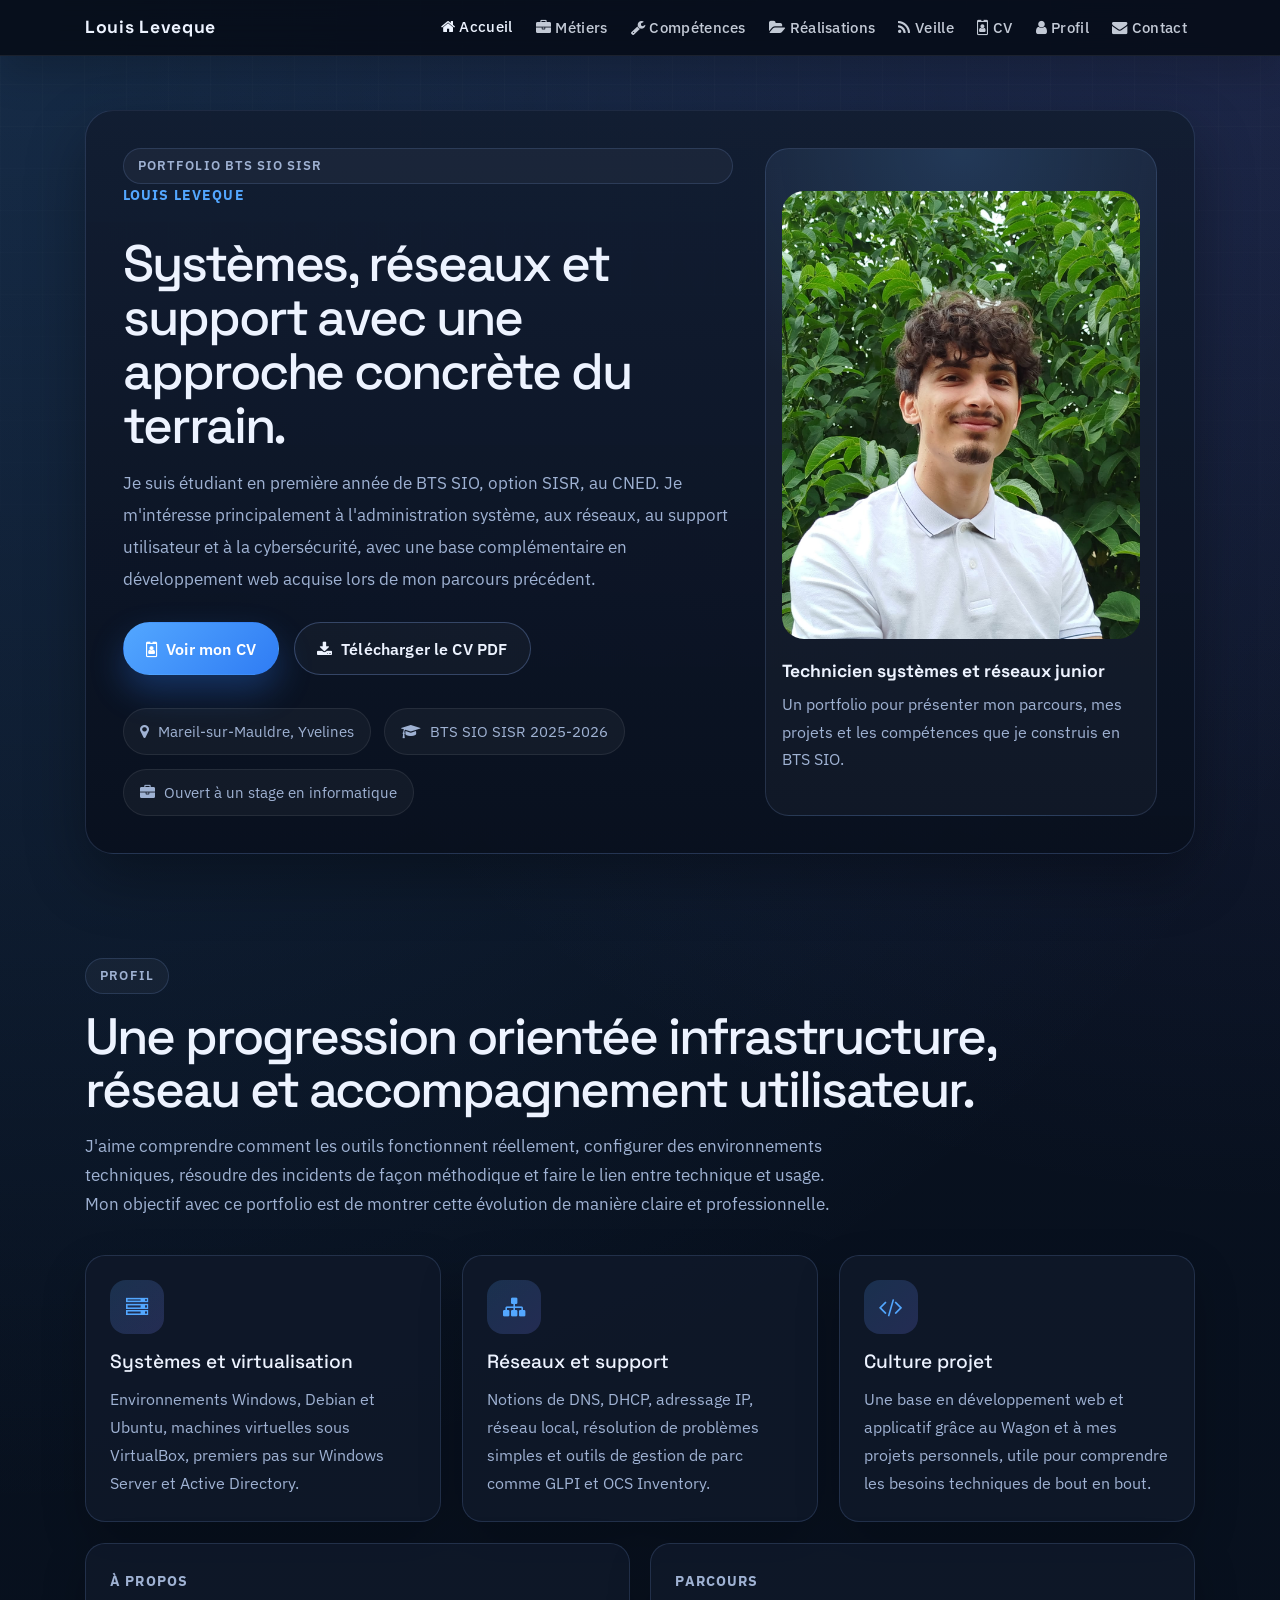
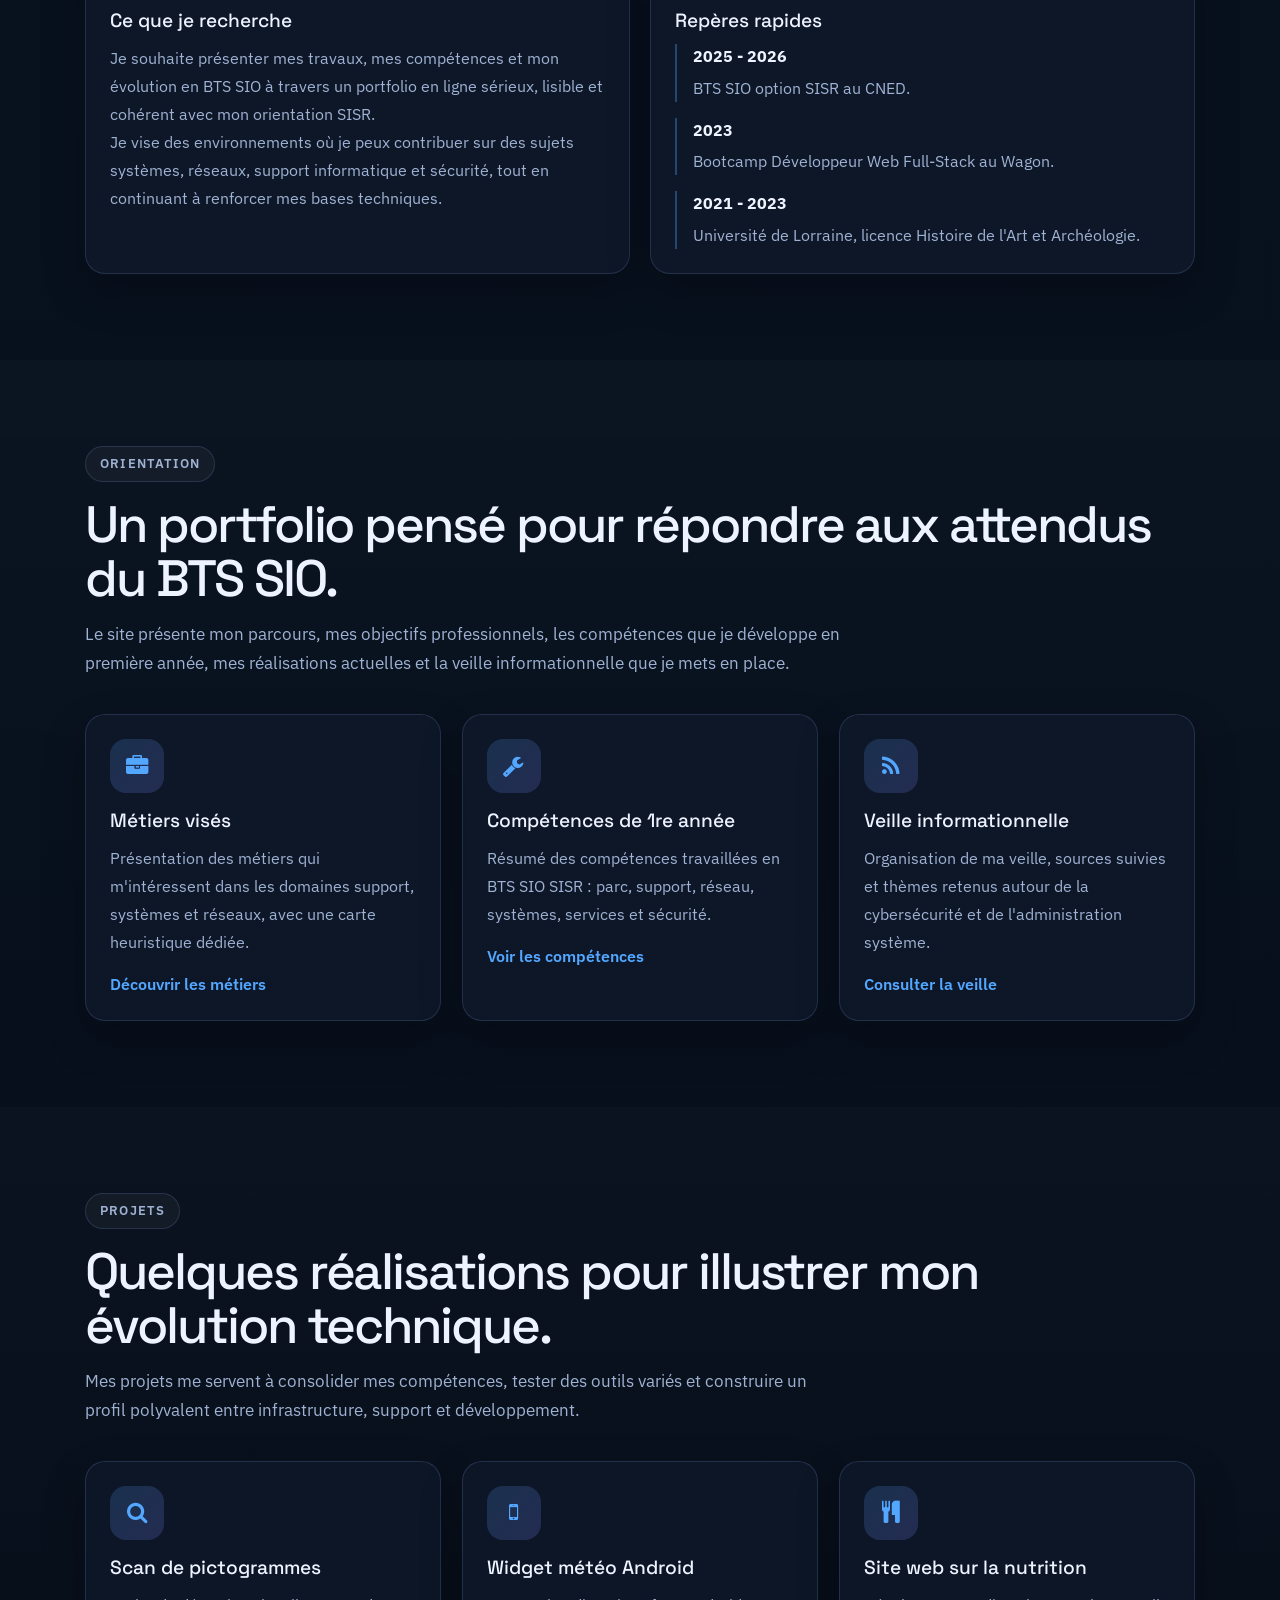
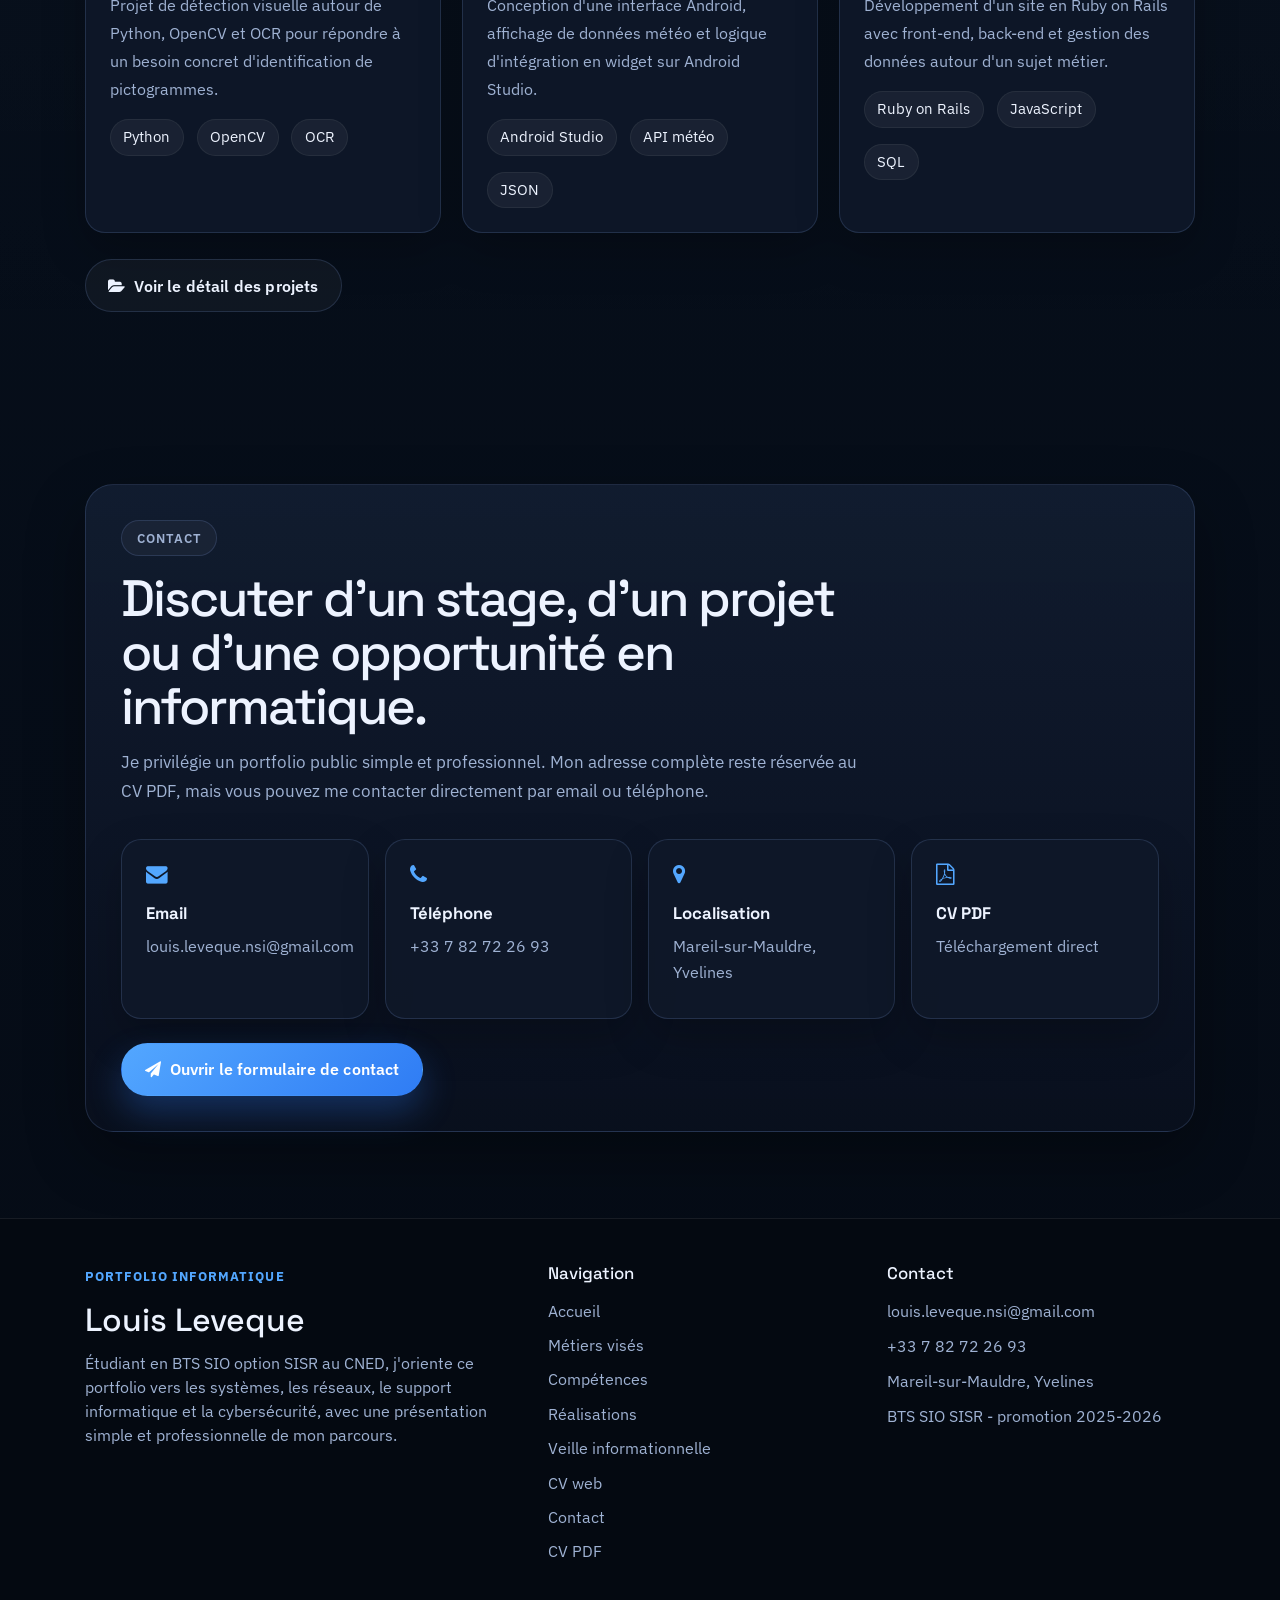
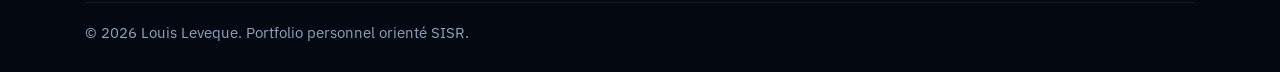
<file: index.html>
<!doctype html>
<html lang="fr">
    <head>
        <meta charset="utf-8">
        <meta name="viewport" content="width=device-width, initial-scale=1, shrink-to-fit=no">
        <meta name="description" content="Portfolio de Louis Leveque, étudiant en BTS SIO option SISR, orienté systèmes, réseaux, support et cybersécurité.">
        <meta name="author" content="Louis Leveque">
        <title>Portfolio de Louis Leveque</title>
        <link rel="icon" href="favicon.ico">
        <link rel="preconnect" href="https://fonts.googleapis.com">
        <link rel="preconnect" href="https://fonts.gstatic.com" crossorigin>
        <link href="https://fonts.googleapis.com/css2?family=IBM+Plex+Sans:wght@400;500;600;700&family=Space+Grotesk:wght@500;700&display=swap" rel="stylesheet">
        <link rel="stylesheet" href="https://cdn.jsdelivr.net/npm/bootstrap@4.6.2/dist/css/bootstrap.min.css" integrity="sha384-xOolHFLEh07PJGoPkLv1IbcEPTNtaed2xpHsD9ESMhqIYd0nLMwNLD69Npy4HI+N" crossorigin="anonymous">
        <link href="https://maxcdn.bootstrapcdn.com/font-awesome/4.7.0/css/font-awesome.min.css" rel="stylesheet">
        <link href="css/site.css" rel="stylesheet">
        <link href="css/accueil.css" rel="stylesheet">
        <script src="js/index.js"></script>
    </head>
    <body data-page="home">
        <div id="header"></div>

        <main>
            <section class="hero-shell">
                <div class="container">
                    <div class="hero-layout surface-card">
                        <div class="hero-copy">
                            <span class="section-tag">Portfolio BTS SIO SISR</span>
                            <p class="eyebrow">Louis Leveque</p>
                            <h1 class="section-title">Systèmes, réseaux et support avec une approche concrète du terrain.</h1>
                            <p class="hero-lead">
                                Je suis étudiant en première année de BTS SIO, option SISR, au CNED. Je m'intéresse
                                principalement à l'administration système, aux réseaux, au support utilisateur et à la
                                cybersécurité, avec une base complémentaire en développement web acquise lors de mon
                                parcours précédent.
                            </p>
                            <div class="hero-actions">
                                <a class="btn-accent" href="pages/cv.html">
                                    <span class="fa fa-id-badge"></span> Voir mon CV
                                </a>
                                <a class="btn-outline-light" href="docs/CV-Louis-Leveque-Stage.pdf" target="_blank">
                                    <span class="fa fa-download"></span> Télécharger le CV PDF
                                </a>
                            </div>
                            <div class="meta-list hero-meta">
                                <div class="meta-pill"><span class="fa fa-map-marker"></span> Mareil-sur-Mauldre, Yvelines</div>
                                <div class="meta-pill"><span class="fa fa-graduation-cap"></span> BTS SIO SISR 2025-2026</div>
                                <div class="meta-pill"><span class="fa fa-briefcase"></span> Ouvert à un stage en informatique</div>
                            </div>
                        </div>

                        <aside class="portrait-card">
                            <div class="portrait-frame">
                                <img src="Images/photo-cv.jpg" alt="Portrait de Louis Leveque">
                            </div>
                            <div class="portrait-caption">
                                <p class="portrait-role">Technicien systèmes et réseaux junior</p>
                                <p class="portrait-note">
                                    Un portfolio pour présenter mon parcours, mes projets et les compétences que je construis en BTS SIO.
                                </p>
                            </div>
                        </aside>
                    </div>
                </div>
            </section>

            <section class="section-shell" id="profil">
                <div class="container">
                    <span class="section-tag">Profil</span>
                    <h2 class="section-title profile-title">Une progression orientée infrastructure, réseau et accompagnement utilisateur.</h2>
                    <p class="section-intro">
                        J'aime comprendre comment les outils fonctionnent réellement, configurer des environnements
                        techniques, résoudre des incidents de façon méthodique et faire le lien entre technique et usage.
                        Mon objectif avec ce portfolio est de montrer cette évolution de manière claire et professionnelle.
                    </p>

                    <div class="focus-grid">
                        <article class="surface-card-soft focus-card">
                            <div class="focus-icon"><span class="fa fa-server"></span></div>
                            <h3>Systèmes et virtualisation</h3>
                            <p>Environnements Windows, Debian et Ubuntu, machines virtuelles sous VirtualBox, premiers pas sur Windows Server et Active Directory.</p>
                        </article>
                        <article class="surface-card-soft focus-card">
                            <div class="focus-icon"><span class="fa fa-sitemap"></span></div>
                            <h3>Réseaux et support</h3>
                            <p>Notions de DNS, DHCP, adressage IP, réseau local, résolution de problèmes simples et outils de gestion de parc comme GLPI et OCS Inventory.</p>
                        </article>
                        <article class="surface-card-soft focus-card">
                            <div class="focus-icon"><span class="fa fa-code"></span></div>
                            <h3>Culture projet</h3>
                            <p>Une base en développement web et applicatif grâce au Wagon et à mes projets personnels, utile pour comprendre les besoins techniques de bout en bout.</p>
                        </article>
                    </div>

                    <div class="profile-grid">
                        <article class="surface-card-soft profile-panel">
                            <p class="eyebrow">À propos</p>
                            <h3>Ce que je recherche</h3>
                            <p>
                                Je souhaite présenter mes travaux, mes compétences et mon évolution en BTS SIO à travers
                                un portfolio en ligne sérieux, lisible et cohérent avec mon orientation SISR.
                            </p>
                            <p>
                                Je vise des environnements où je peux contribuer sur des sujets systèmes, réseaux,
                                support informatique et sécurité, tout en continuant à renforcer mes bases techniques.
                            </p>
                        </article>

                        <article class="surface-card-soft profile-panel">
                            <p class="eyebrow">Parcours</p>
                            <h3>Repères rapides</h3>
                            <div class="timeline-snippet">
                                <div class="timeline-step">
                                    <span class="timeline-year">2025 - 2026</span>
                                    <p>BTS SIO option SISR au CNED.</p>
                                </div>
                                <div class="timeline-step">
                                    <span class="timeline-year">2023</span>
                                    <p>Bootcamp Développeur Web Full-Stack au Wagon.</p>
                                </div>
                                <div class="timeline-step">
                                    <span class="timeline-year">2021 - 2023</span>
                                    <p>Université de Lorraine, licence Histoire de l'Art et Archéologie.</p>
                                </div>
                            </div>
                        </article>
                    </div>
                </div>
            </section>

            <section class="section-shell section-alt" id="orientation">
                <div class="container">
                    <span class="section-tag">Orientation</span>
                    <h2 class="section-title">Un portfolio pensé pour répondre aux attendus du BTS SIO.</h2>
                    <p class="section-intro">
                        Le site présente mon parcours, mes objectifs professionnels, les compétences que je développe
                        en première année, mes réalisations actuelles et la veille informationnelle que je mets en place.
                    </p>

                    <div class="focus-grid">
                        <article class="surface-card-soft focus-card">
                            <div class="focus-icon"><span class="fa fa-briefcase"></span></div>
                            <h3>Métiers visés</h3>
                            <p>Présentation des métiers qui m'intéressent dans les domaines support, systèmes et réseaux, avec une carte heuristique dédiée.</p>
                            <a class="section-link" href="pages/metiers.html">Découvrir les métiers</a>
                        </article>
                        <article class="surface-card-soft focus-card">
                            <div class="focus-icon"><span class="fa fa-wrench"></span></div>
                            <h3>Compétences de 1re année</h3>
                            <p>Résumé des compétences travaillées en BTS SIO SISR : parc, support, réseau, systèmes, services et sécurité.</p>
                            <a class="section-link" href="pages/competences.html">Voir les compétences</a>
                        </article>
                        <article class="surface-card-soft focus-card">
                            <div class="focus-icon"><span class="fa fa-rss"></span></div>
                            <h3>Veille informationnelle</h3>
                            <p>Organisation de ma veille, sources suivies et thèmes retenus autour de la cybersécurité et de l'administration système.</p>
                            <a class="section-link" href="pages/veille.html">Consulter la veille</a>
                        </article>
                    </div>
                </div>
            </section>

            <section class="section-shell section-alt" id="projets">
                <div class="container">
                    <span class="section-tag">Projets</span>
                    <h2 class="section-title">Quelques réalisations pour illustrer mon évolution technique.</h2>
                    <p class="section-intro">
                        Mes projets me servent à consolider mes compétences, tester des outils variés et construire un profil
                        polyvalent entre infrastructure, support et développement.
                    </p>

                    <div class="projects-grid">
                        <article class="surface-card-soft project-card">
                            <div class="project-icon"><span class="fa fa-search"></span></div>
                            <h3>Scan de pictogrammes</h3>
                            <p>Projet de détection visuelle autour de Python, OpenCV et OCR pour répondre à un besoin concret d'identification de pictogrammes.</p>
                            <span class="chip">Python</span>
                            <span class="chip">OpenCV</span>
                            <span class="chip">OCR</span>
                        </article>

                        <article class="surface-card-soft project-card">
                            <div class="project-icon"><span class="fa fa-mobile"></span></div>
                            <h3>Widget météo Android</h3>
                            <p>Conception d'une interface Android, affichage de données météo et logique d'intégration en widget sur Android Studio.</p>
                            <span class="chip">Android Studio</span>
                            <span class="chip">API météo</span>
                            <span class="chip">JSON</span>
                        </article>

                        <article class="surface-card-soft project-card">
                            <div class="project-icon"><span class="fa fa-cutlery"></span></div>
                            <h3>Site web sur la nutrition</h3>
                            <p>Développement d'un site en Ruby on Rails avec front-end, back-end et gestion des données autour d'un sujet métier.</p>
                            <span class="chip">Ruby on Rails</span>
                            <span class="chip">JavaScript</span>
                            <span class="chip">SQL</span>
                        </article>
                    </div>

                    <div class="projects-cta">
                        <a class="btn-surface" href="pages/projets.html">
                            <span class="fa fa-folder-open"></span> Voir le détail des projets
                        </a>
                    </div>
                </div>
            </section>

            <section class="section-shell" id="contact">
                <div class="container">
                    <div class="contact-shell surface-card">
                        <div class="contact-copy">
                            <span class="section-tag">Contact</span>
                            <h2 class="section-title contact-title">Discuter d'un stage, d'un projet ou d'une opportunité en informatique.</h2>
                            <p class="section-intro">
                                Je privilégie un portfolio public simple et professionnel. Mon adresse complète reste
                                réservée au CV PDF, mais vous pouvez me contacter directement par email ou téléphone.
                            </p>
                        </div>

                        <div class="contact-grid">
                            <a class="surface-card-soft contact-card" href="mailto:louis.leveque.nsi@gmail.com?subject=Contact%20depuis%20le%20portfolio">
                                <span class="fa fa-envelope"></span>
                                <strong>Email</strong>
                                <span>louis.leveque.nsi@gmail.com</span>
                            </a>
                            <a class="surface-card-soft contact-card" href="tel:+33782722693">
                                <span class="fa fa-phone"></span>
                                <strong>Téléphone</strong>
                                <span>+33 7 82 72 26 93</span>
                            </a>
                            <div class="surface-card-soft contact-card">
                                <span class="fa fa-map-marker"></span>
                                <strong>Localisation</strong>
                                <span>Mareil-sur-Mauldre, Yvelines</span>
                            </div>
                            <a class="surface-card-soft contact-card" href="docs/CV-Louis-Leveque-Stage.pdf" target="_blank">
                                <span class="fa fa-file-pdf-o"></span>
                                <strong>CV PDF</strong>
                                <span>Téléchargement direct</span>
                            </a>
                        </div>
                        <div class="contact-actions">
                            <a class="btn-accent" href="pages/contact.html">
                                <span class="fa fa-paper-plane"></span> Ouvrir le formulaire de contact
                            </a>
                        </div>
                    </div>
                </div>
            </section>
        </main>

        <div id="footer"></div>

        <script src="https://cdn.jsdelivr.net/npm/jquery@3.5.1/dist/jquery.slim.min.js" integrity="sha384-DfXdz2htPH0lsSSs5nCTpuj/zy4C+OGpamoFVy38MVBnE+IbbVYUew+OrCXaRkfj" crossorigin="anonymous"></script>
        <script src="https://cdn.jsdelivr.net/npm/bootstrap@4.6.2/dist/js/bootstrap.bundle.min.js" integrity="sha384-Fy6S3B9q64WdZWQUiU+q4/2Lc9npb8tCaSX9FK7E8HnRr0Jz8D6OP9dO5Vg3Q9ct" crossorigin="anonymous"></script>
    </body>
</html>
</file>
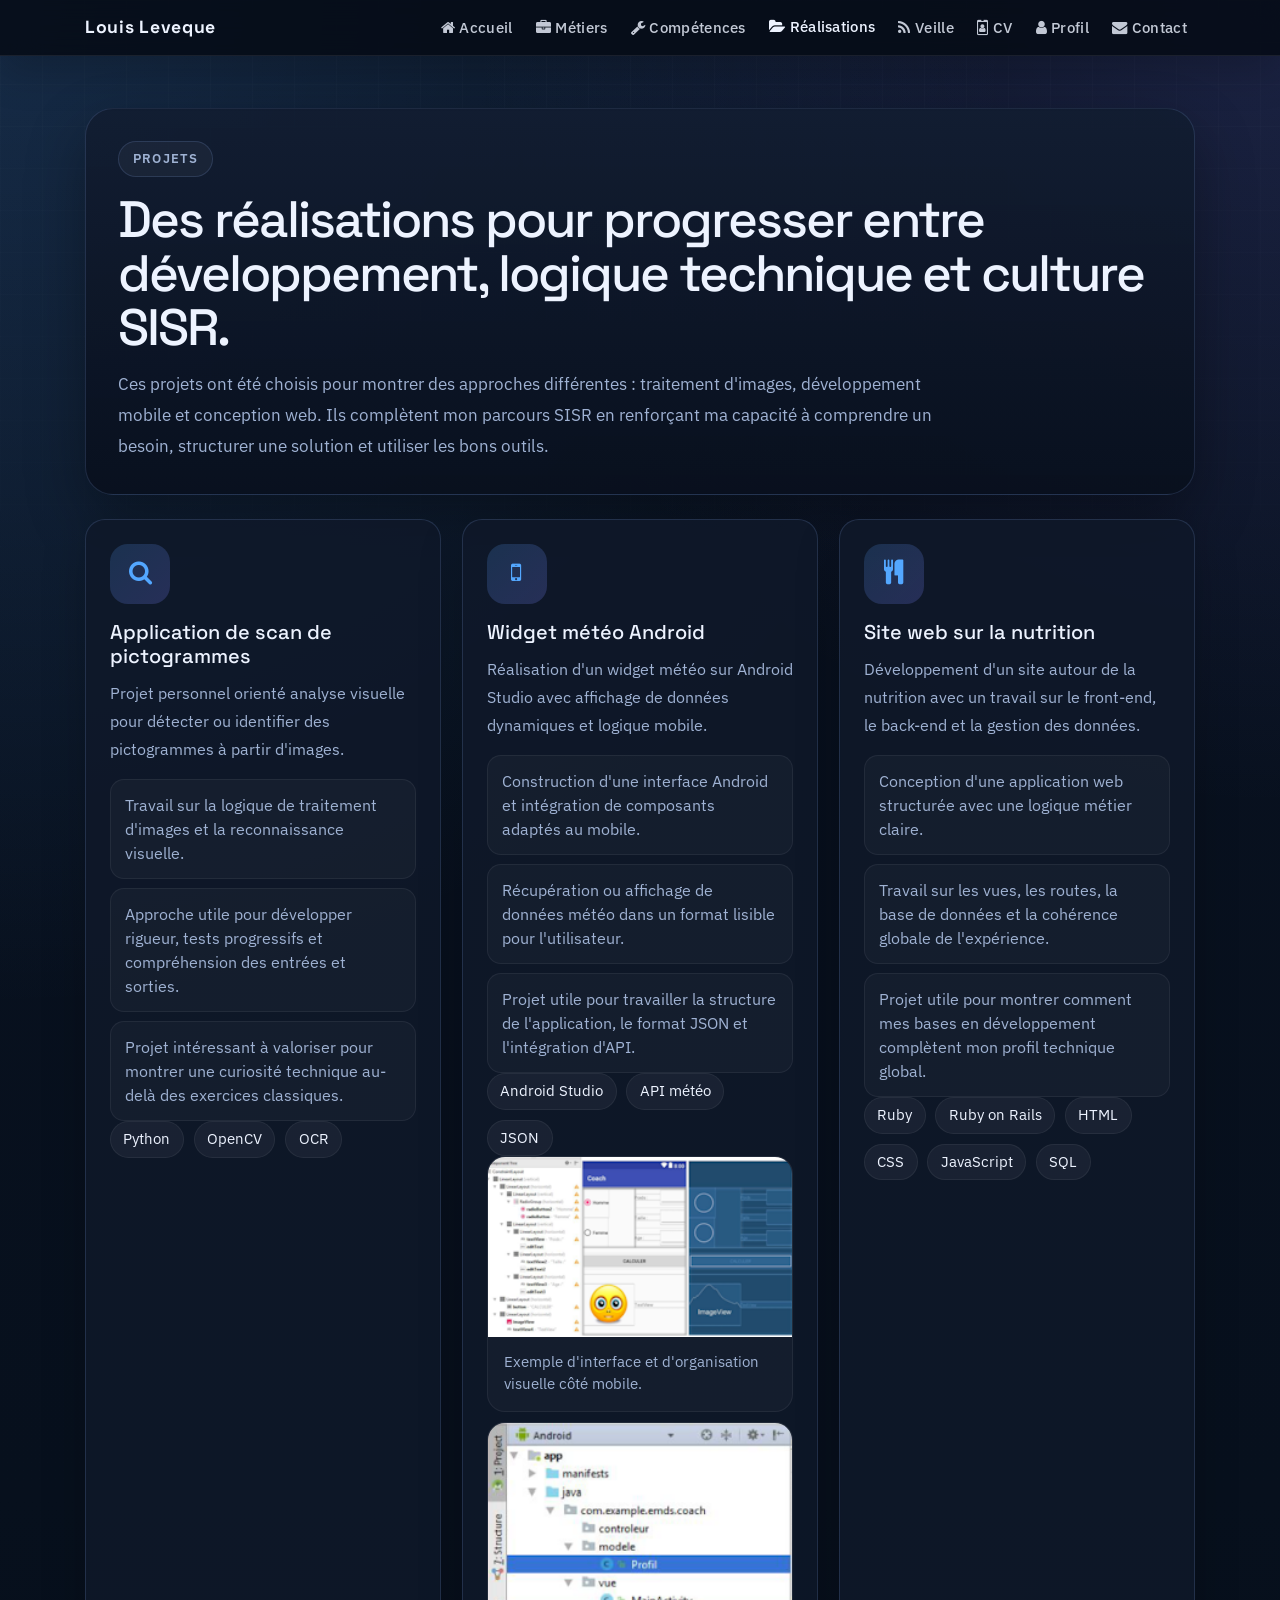
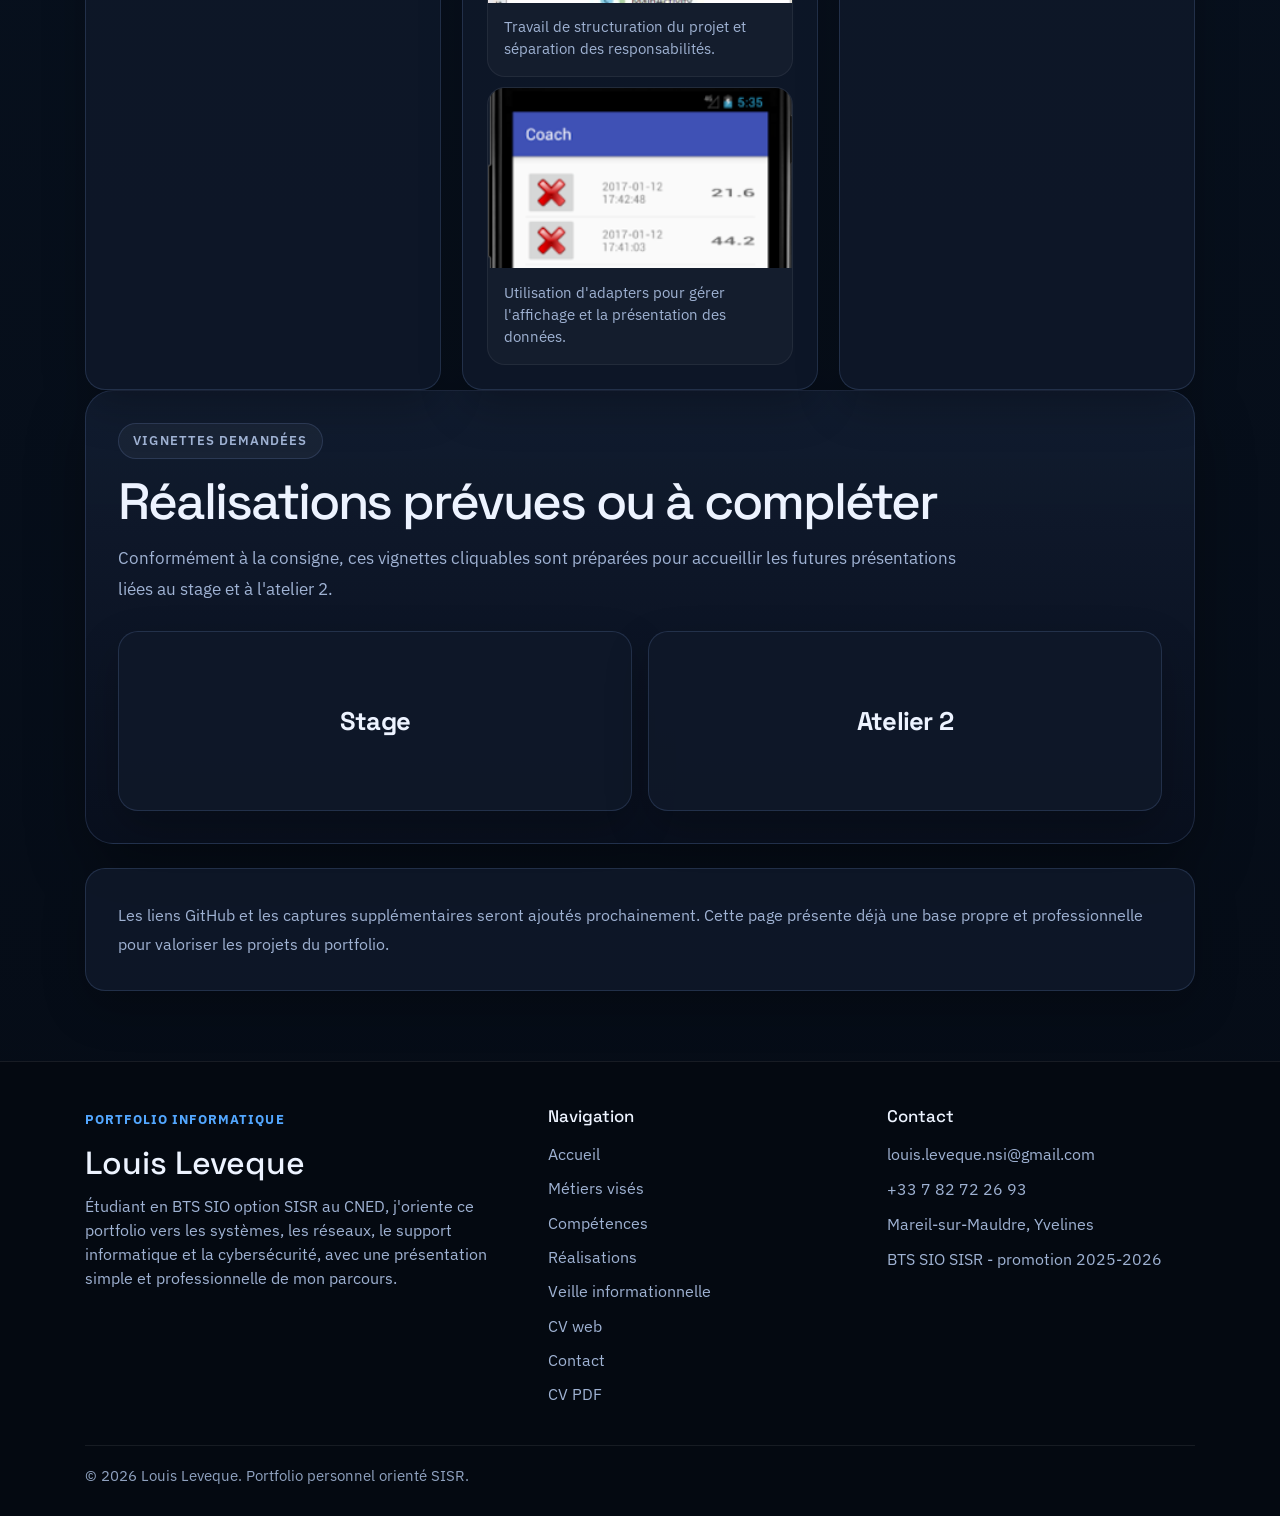
<file: pages/appliandroid.html>
<!doctype html>
<html lang="fr">
    <head>
        <meta charset="utf-8">
        <meta http-equiv="refresh" content="0; url=projets.html">
        <title>Redirection vers les projets</title>
        <script>
            window.location.replace("projets.html");
        </script>
    </head>
    <body>
        <p>Redirection vers <a href="projets.html">la page projets</a>.</p>
    </body>
</html>
</file>
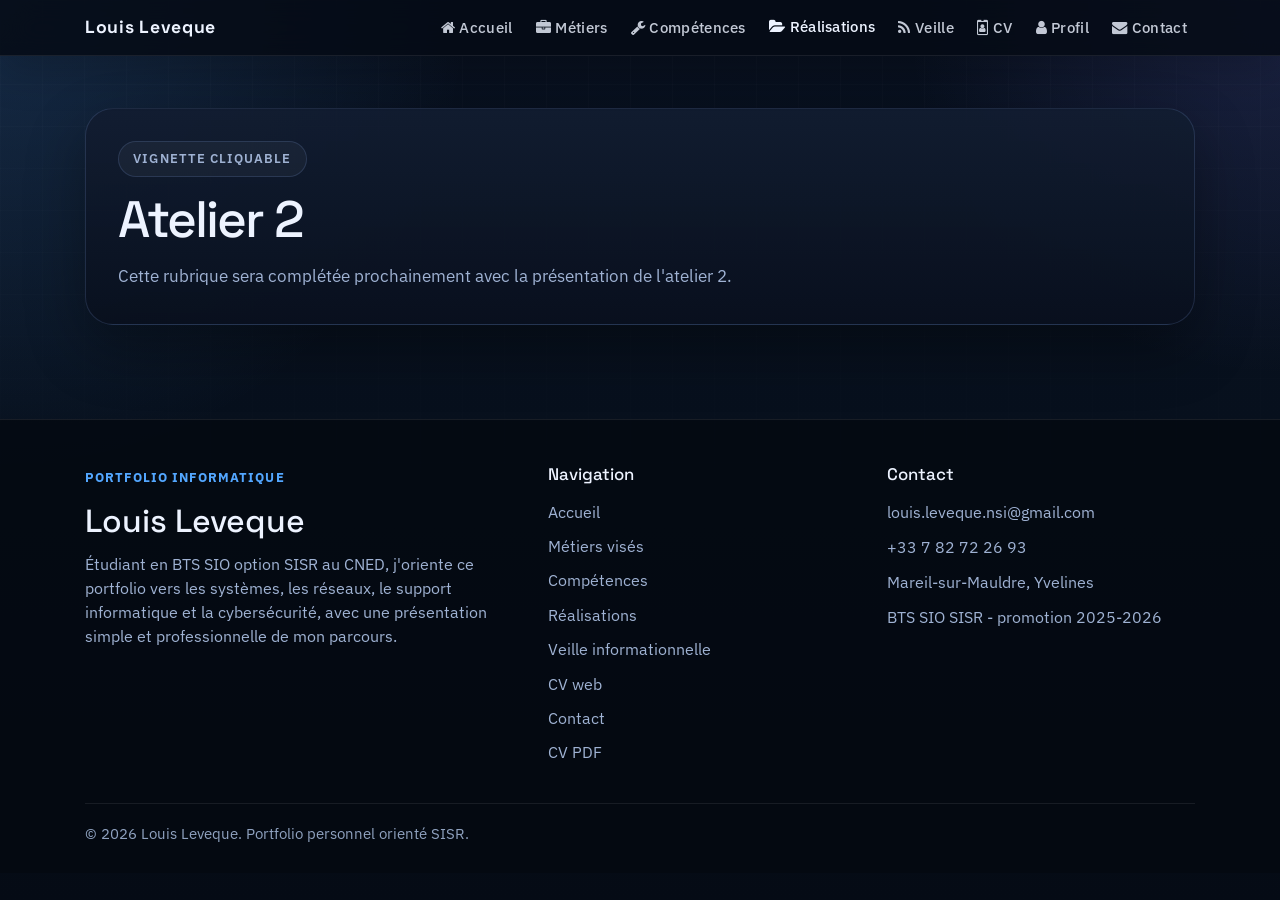
<file: pages/atelier2.html>
<!doctype html>
<html lang="fr">
    <head>
        <meta charset="utf-8">
        <meta name="viewport" content="width=device-width, initial-scale=1, shrink-to-fit=no">
        <meta name="description" content="Vignette atelier 2 du portfolio de Louis Leveque.">
        <meta name="author" content="Louis Leveque">
        <title>Atelier 2 | Louis Leveque</title>
        <link rel="icon" href="../favicon.ico">
        <link rel="preconnect" href="https://fonts.googleapis.com">
        <link rel="preconnect" href="https://fonts.gstatic.com" crossorigin>
        <link href="https://fonts.googleapis.com/css2?family=IBM+Plex+Sans:wght@400;500;600;700&family=Space+Grotesk:wght@500;700&display=swap" rel="stylesheet">
        <link rel="stylesheet" href="https://cdn.jsdelivr.net/npm/bootstrap@4.6.2/dist/css/bootstrap.min.css" integrity="sha384-xOolHFLEh07PJGoPkLv1IbcEPTNtaed2xpHsD9ESMhqIYd0nLMwNLD69Npy4HI+N" crossorigin="anonymous">
        <link href="https://maxcdn.bootstrapcdn.com/font-awesome/4.7.0/css/font-awesome.min.css" rel="stylesheet">
        <link href="../css/site.css" rel="stylesheet">
        <link href="../css/pages.css" rel="stylesheet">
        <script src="../js/pages.js"></script>
    </head>
    <body data-page="projects">
        <div id="header"></div>

        <main class="content-shell">
            <div class="container">
                <section class="page-hero surface-card">
                    <span class="section-tag">Vignette cliquable</span>
                    <h1 class="section-title">Atelier 2</h1>
                    <p class="page-lead">Cette rubrique sera complétée prochainement avec la présentation de l'atelier 2.</p>
                </section>
            </div>
        </main>

        <div id="footer"></div>

        <script src="https://cdn.jsdelivr.net/npm/jquery@3.5.1/dist/jquery.slim.min.js" integrity="sha384-DfXdz2htPH0lsSSs5nCTpuj/zy4C+OGpamoFVy38MVBnE+IbbVYUew+OrCXaRkfj" crossorigin="anonymous"></script>
        <script src="https://cdn.jsdelivr.net/npm/bootstrap@4.6.2/dist/js/bootstrap.bundle.min.js" integrity="sha384-Fy6S3B9q64WdZWQUiU+q4/2Lc9npb8tCaSX9FK7E8HnRr0Jz8D6OP9dO5Vg3Q9ct" crossorigin="anonymous"></script>
    </body>
</html>
</file>
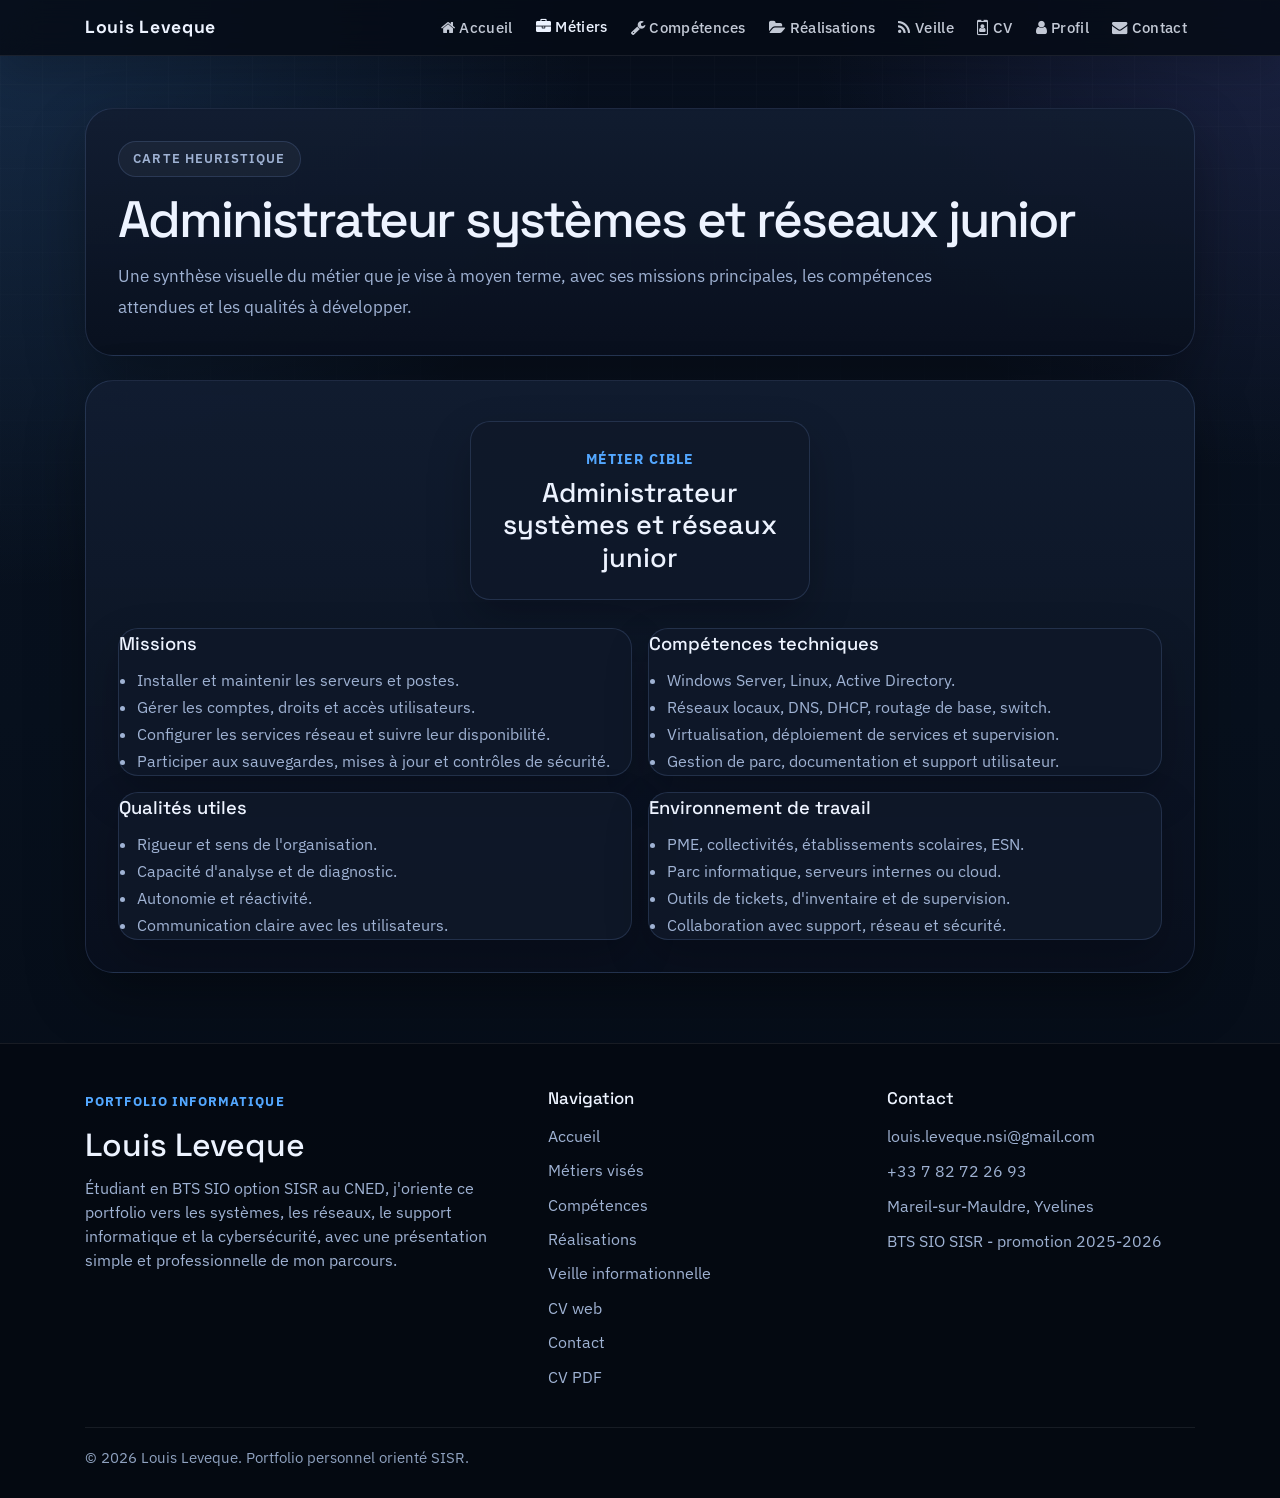
<file: pages/carte-metier.html>
<!doctype html>
<html lang="fr">
    <head>
        <meta charset="utf-8">
        <meta name="viewport" content="width=device-width, initial-scale=1, shrink-to-fit=no">
        <meta name="description" content="Carte heuristique du métier d'administrateur systèmes et réseaux junior.">
        <meta name="author" content="Louis Leveque">
        <title>Carte métier | Louis Leveque</title>
        <link rel="icon" href="../favicon.ico">
        <link rel="preconnect" href="https://fonts.googleapis.com">
        <link rel="preconnect" href="https://fonts.gstatic.com" crossorigin>
        <link href="https://fonts.googleapis.com/css2?family=IBM+Plex+Sans:wght@400;500;600;700&family=Space+Grotesk:wght@500;700&display=swap" rel="stylesheet">
        <link rel="stylesheet" href="https://cdn.jsdelivr.net/npm/bootstrap@4.6.2/dist/css/bootstrap.min.css" integrity="sha384-xOolHFLEh07PJGoPkLv1IbcEPTNtaed2xpHsD9ESMhqIYd0nLMwNLD69Npy4HI+N" crossorigin="anonymous">
        <link href="https://maxcdn.bootstrapcdn.com/font-awesome/4.7.0/css/font-awesome.min.css" rel="stylesheet">
        <link href="../css/site.css" rel="stylesheet">
        <link href="../css/pages.css" rel="stylesheet">
        <script src="../js/pages.js"></script>
    </head>
    <body data-page="jobs">
        <div id="header"></div>

        <main class="content-shell">
            <div class="container">
                <section class="page-hero surface-card">
                    <span class="section-tag">Carte heuristique</span>
                    <h1 class="section-title">Administrateur systèmes et réseaux junior</h1>
                    <p class="page-lead">
                        Une synthèse visuelle du métier que je vise à moyen terme, avec ses missions principales, les
                        compétences attendues et les qualités à développer.
                    </p>
                </section>

                <section class="mindmap-stage surface-card">
                    <div class="mindmap-core">
                        <div class="surface-card-soft mindmap-card">
                            <span class="eyebrow">Métier cible</span>
                            <h1>Administrateur systèmes et réseaux junior</h1>
                        </div>
                    </div>

                    <div class="mindmap-grid">
                        <article class="surface-card-soft mindmap-branch">
                            <h2>Missions</h2>
                            <ul>
                                <li>Installer et maintenir les serveurs et postes.</li>
                                <li>Gérer les comptes, droits et accès utilisateurs.</li>
                                <li>Configurer les services réseau et suivre leur disponibilité.</li>
                                <li>Participer aux sauvegardes, mises à jour et contrôles de sécurité.</li>
                            </ul>
                        </article>

                        <article class="surface-card-soft mindmap-branch">
                            <h2>Compétences techniques</h2>
                            <ul>
                                <li>Windows Server, Linux, Active Directory.</li>
                                <li>Réseaux locaux, DNS, DHCP, routage de base, switch.</li>
                                <li>Virtualisation, déploiement de services et supervision.</li>
                                <li>Gestion de parc, documentation et support utilisateur.</li>
                            </ul>
                        </article>

                        <article class="surface-card-soft mindmap-branch">
                            <h2>Qualités utiles</h2>
                            <ul>
                                <li>Rigueur et sens de l'organisation.</li>
                                <li>Capacité d'analyse et de diagnostic.</li>
                                <li>Autonomie et réactivité.</li>
                                <li>Communication claire avec les utilisateurs.</li>
                            </ul>
                        </article>

                        <article class="surface-card-soft mindmap-branch">
                            <h2>Environnement de travail</h2>
                            <ul>
                                <li>PME, collectivités, établissements scolaires, ESN.</li>
                                <li>Parc informatique, serveurs internes ou cloud.</li>
                                <li>Outils de tickets, d'inventaire et de supervision.</li>
                                <li>Collaboration avec support, réseau et sécurité.</li>
                            </ul>
                        </article>
                    </div>
                </section>
            </div>
        </main>

        <div id="footer"></div>

        <script src="https://cdn.jsdelivr.net/npm/jquery@3.5.1/dist/jquery.slim.min.js" integrity="sha384-DfXdz2htPH0lsSSs5nCTpuj/zy4C+OGpamoFVy38MVBnE+IbbVYUew+OrCXaRkfj" crossorigin="anonymous"></script>
        <script src="https://cdn.jsdelivr.net/npm/bootstrap@4.6.2/dist/js/bootstrap.bundle.min.js" integrity="sha384-Fy6S3B9q64WdZWQUiU+q4/2Lc9npb8tCaSX9FK7E8HnRr0Jz8D6OP9dO5Vg3Q9ct" crossorigin="anonymous"></script>
    </body>
</html>
</file>
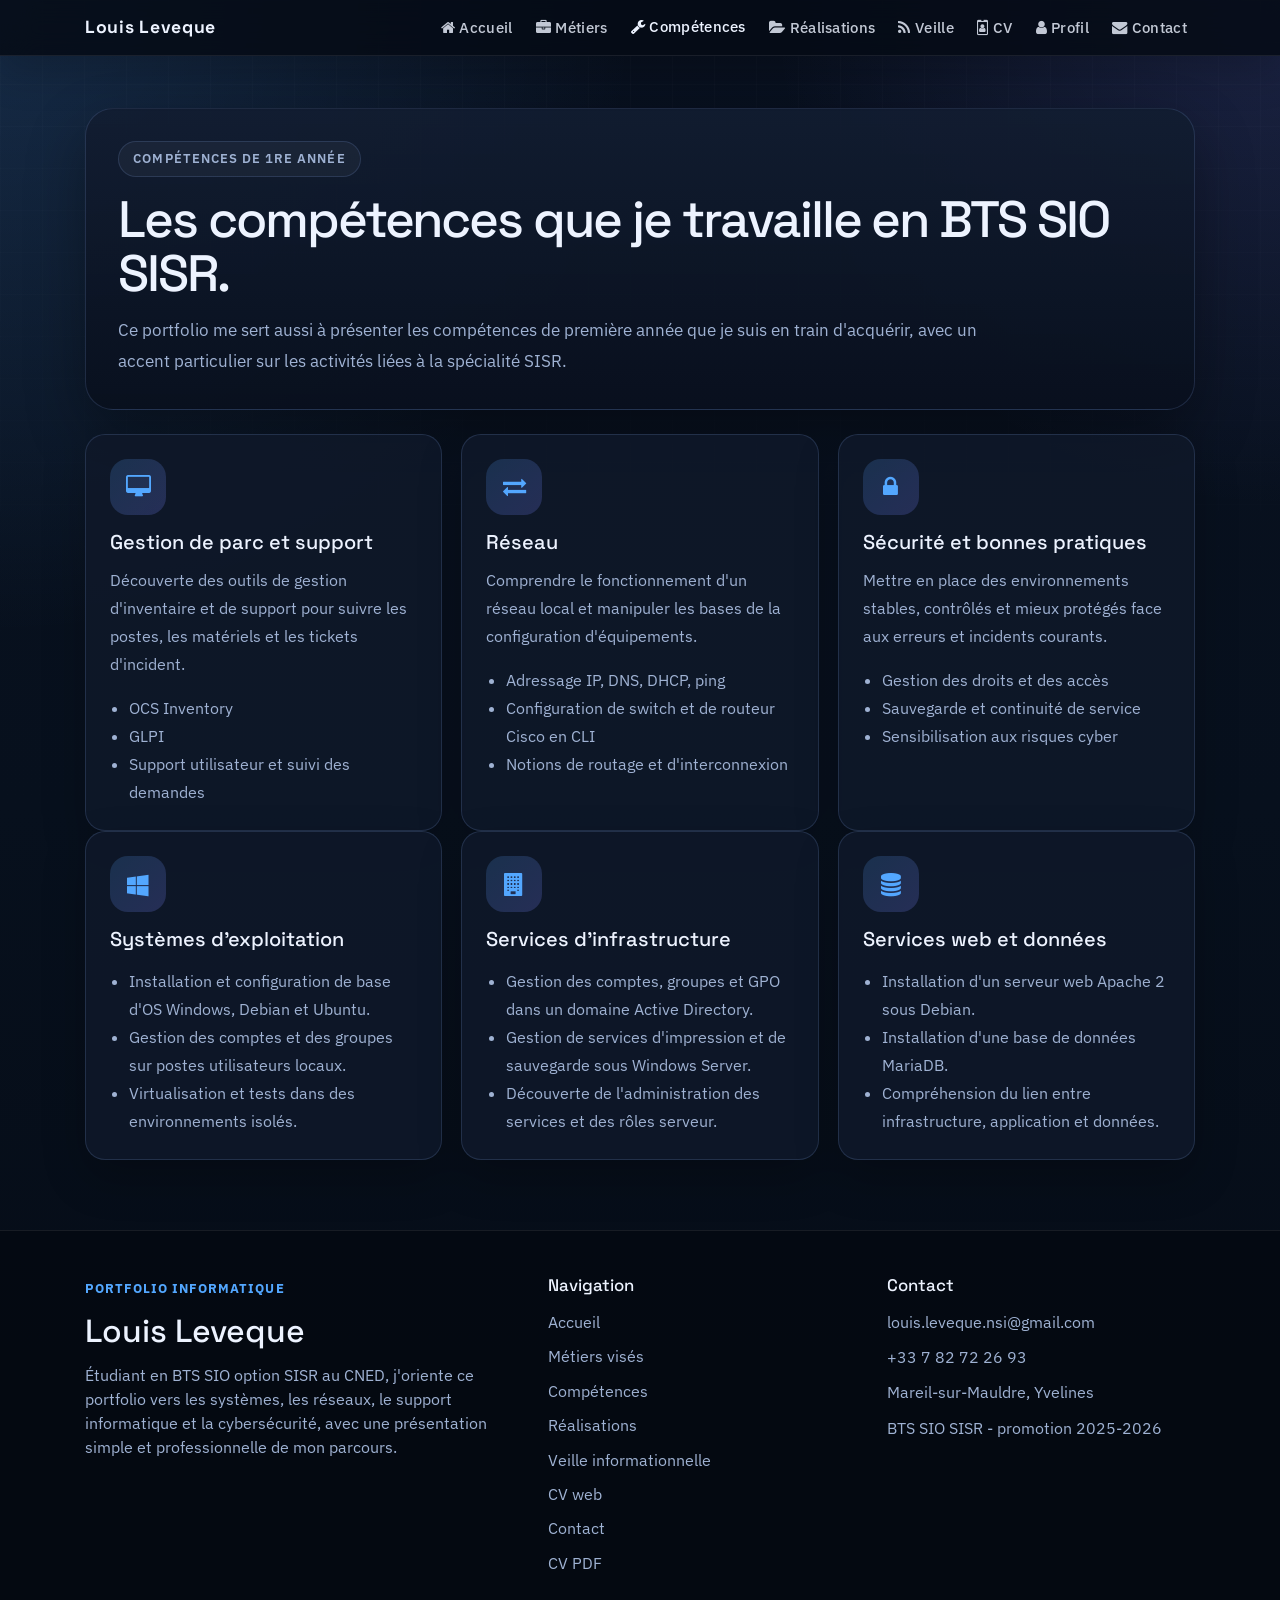
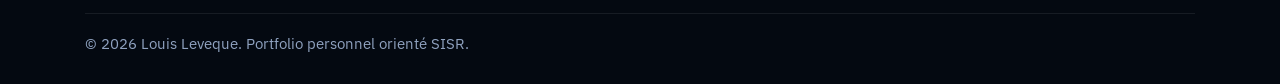
<file: pages/competences.html>
<!doctype html>
<html lang="fr">
    <head>
        <meta charset="utf-8">
        <meta name="viewport" content="width=device-width, initial-scale=1, shrink-to-fit=no">
        <meta name="description" content="Compétences de première année BTS SIO SISR abordées dans le portfolio de Louis Leveque.">
        <meta name="author" content="Louis Leveque">
        <title>Compétences | Louis Leveque</title>
        <link rel="icon" href="../favicon.ico">
        <link rel="preconnect" href="https://fonts.googleapis.com">
        <link rel="preconnect" href="https://fonts.gstatic.com" crossorigin>
        <link href="https://fonts.googleapis.com/css2?family=IBM+Plex+Sans:wght@400;500;600;700&family=Space+Grotesk:wght@500;700&display=swap" rel="stylesheet">
        <link rel="stylesheet" href="https://cdn.jsdelivr.net/npm/bootstrap@4.6.2/dist/css/bootstrap.min.css" integrity="sha384-xOolHFLEh07PJGoPkLv1IbcEPTNtaed2xpHsD9ESMhqIYd0nLMwNLD69Npy4HI+N" crossorigin="anonymous">
        <link href="https://maxcdn.bootstrapcdn.com/font-awesome/4.7.0/css/font-awesome.min.css" rel="stylesheet">
        <link href="../css/site.css" rel="stylesheet">
        <link href="../css/pages.css" rel="stylesheet">
        <script src="../js/pages.js"></script>
    </head>
    <body data-page="skills">
        <div id="header"></div>

        <main class="content-shell">
            <div class="container">
                <section class="page-hero surface-card">
                    <span class="section-tag">Compétences de 1re année</span>
                    <h1 class="section-title">Les compétences que je travaille en BTS SIO SISR.</h1>
                    <p class="page-lead">
                        Ce portfolio me sert aussi à présenter les compétences de première année que je suis en train
                        d'acquérir, avec un accent particulier sur les activités liées à la spécialité SISR.
                    </p>
                </section>

                <section class="skills-focus-grid">
                    <article class="surface-card-soft focus-card-page">
                        <div class="icon-badge"><span class="fa fa-desktop"></span></div>
                        <h2>Gestion de parc et support</h2>
                        <p>Découverte des outils de gestion d'inventaire et de support pour suivre les postes, les matériels et les tickets d'incident.</p>
                        <ul>
                            <li>OCS Inventory</li>
                            <li>GLPI</li>
                            <li>Support utilisateur et suivi des demandes</li>
                        </ul>
                    </article>

                    <article class="surface-card-soft focus-card-page">
                        <div class="icon-badge"><span class="fa fa-exchange"></span></div>
                        <h2>Réseau</h2>
                        <p>Comprendre le fonctionnement d'un réseau local et manipuler les bases de la configuration d'équipements.</p>
                        <ul>
                            <li>Adressage IP, DNS, DHCP, ping</li>
                            <li>Configuration de switch et de routeur Cisco en CLI</li>
                            <li>Notions de routage et d'interconnexion</li>
                        </ul>
                    </article>

                    <article class="surface-card-soft focus-card-page">
                        <div class="icon-badge"><span class="fa fa-lock"></span></div>
                        <h2>Sécurité et bonnes pratiques</h2>
                        <p>Mettre en place des environnements stables, contrôlés et mieux protégés face aux erreurs et incidents courants.</p>
                        <ul>
                            <li>Gestion des droits et des accès</li>
                            <li>Sauvegarde et continuité de service</li>
                            <li>Sensibilisation aux risques cyber</li>
                        </ul>
                    </article>
                </section>

                <section class="cards-grid">
                    <article class="surface-card-soft content-card">
                        <div class="icon-badge"><span class="fa fa-windows"></span></div>
                        <h2>Systèmes d'exploitation</h2>
                        <ul>
                            <li>Installation et configuration de base d'OS Windows, Debian et Ubuntu.</li>
                            <li>Gestion des comptes et des groupes sur postes utilisateurs locaux.</li>
                            <li>Virtualisation et tests dans des environnements isolés.</li>
                        </ul>
                    </article>

                    <article class="surface-card-soft content-card">
                        <div class="icon-badge"><span class="fa fa-building"></span></div>
                        <h2>Services d'infrastructure</h2>
                        <ul>
                            <li>Gestion des comptes, groupes et GPO dans un domaine Active Directory.</li>
                            <li>Gestion de services d'impression et de sauvegarde sous Windows Server.</li>
                            <li>Découverte de l'administration des services et des rôles serveur.</li>
                        </ul>
                    </article>

                    <article class="surface-card-soft content-card">
                        <div class="icon-badge"><span class="fa fa-database"></span></div>
                        <h2>Services web et données</h2>
                        <ul>
                            <li>Installation d'un serveur web Apache 2 sous Debian.</li>
                            <li>Installation d'une base de données MariaDB.</li>
                            <li>Compréhension du lien entre infrastructure, application et données.</li>
                        </ul>
                    </article>
                </section>
            </div>
        </main>

        <div id="footer"></div>

        <script src="https://cdn.jsdelivr.net/npm/jquery@3.5.1/dist/jquery.slim.min.js" integrity="sha384-DfXdz2htPH0lsSSs5nCTpuj/zy4C+OGpamoFVy38MVBnE+IbbVYUew+OrCXaRkfj" crossorigin="anonymous"></script>
        <script src="https://cdn.jsdelivr.net/npm/bootstrap@4.6.2/dist/js/bootstrap.bundle.min.js" integrity="sha384-Fy6S3B9q64WdZWQUiU+q4/2Lc9npb8tCaSX9FK7E8HnRr0Jz8D6OP9dO5Vg3Q9ct" crossorigin="anonymous"></script>
    </body>
</html>
</file>
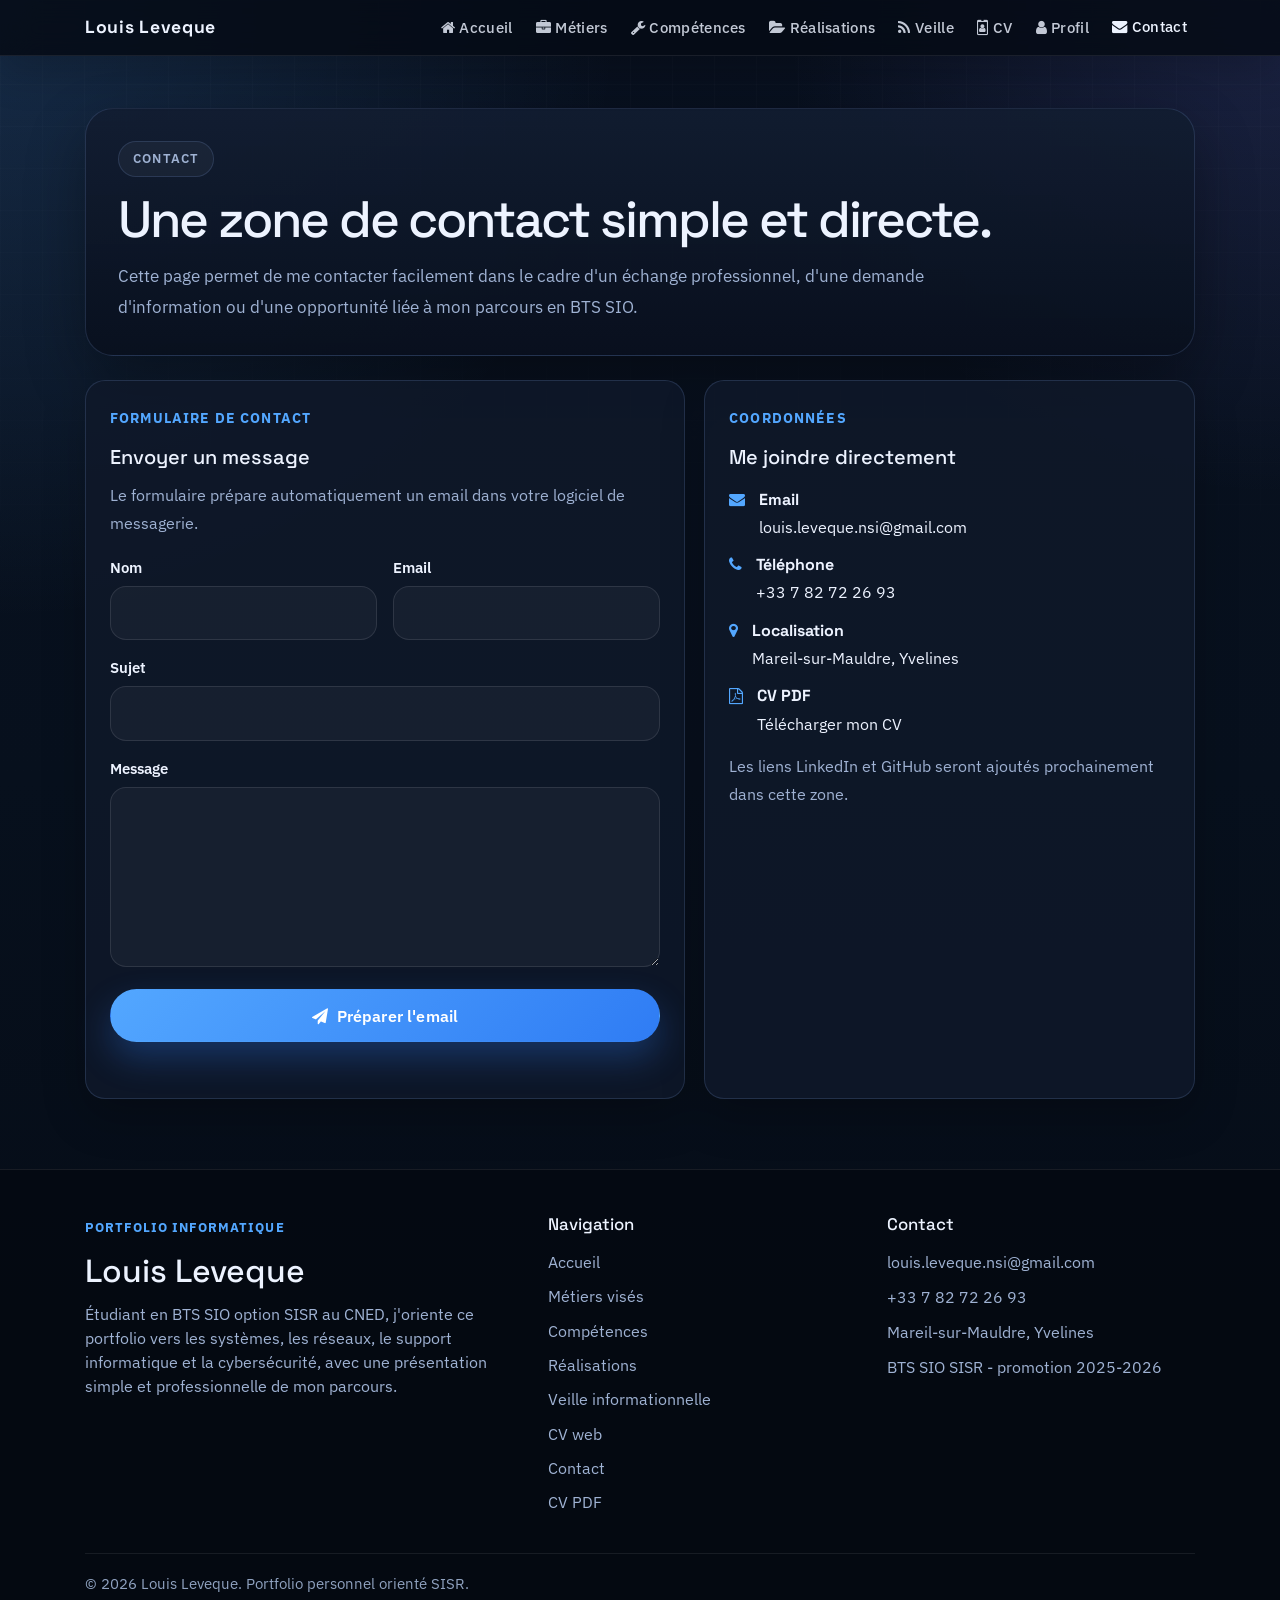
<file: pages/contact.html>
<!doctype html>
<html lang="fr">
    <head>
        <meta charset="utf-8">
        <meta name="viewport" content="width=device-width, initial-scale=1, shrink-to-fit=no">
        <meta name="description" content="Page de contact du portfolio de Louis Leveque.">
        <meta name="author" content="Louis Leveque">
        <title>Contact | Louis Leveque</title>
        <link rel="icon" href="../favicon.ico">
        <link rel="preconnect" href="https://fonts.googleapis.com">
        <link rel="preconnect" href="https://fonts.gstatic.com" crossorigin>
        <link href="https://fonts.googleapis.com/css2?family=IBM+Plex+Sans:wght@400;500;600;700&family=Space+Grotesk:wght@500;700&display=swap" rel="stylesheet">
        <link rel="stylesheet" href="https://cdn.jsdelivr.net/npm/bootstrap@4.6.2/dist/css/bootstrap.min.css" integrity="sha384-xOolHFLEh07PJGoPkLv1IbcEPTNtaed2xpHsD9ESMhqIYd0nLMwNLD69Npy4HI+N" crossorigin="anonymous">
        <link href="https://maxcdn.bootstrapcdn.com/font-awesome/4.7.0/css/font-awesome.min.css" rel="stylesheet">
        <link href="../css/site.css" rel="stylesheet">
        <link href="../css/pages.css" rel="stylesheet">
        <script src="../js/pages.js"></script>
        <script src="../js/contact.js"></script>
    </head>
    <body data-page="contact">
        <div id="header"></div>

        <main class="content-shell">
            <div class="container">
                <section class="page-hero surface-card">
                    <span class="section-tag">Contact</span>
                    <h1 class="section-title">Une zone de contact simple et directe.</h1>
                    <p class="page-lead">
                        Cette page permet de me contacter facilement dans le cadre d'un échange professionnel, d'une
                        demande d'information ou d'une opportunité liée à mon parcours en BTS SIO.
                    </p>
                </section>

                <section class="contact-grid-page">
                    <article class="surface-card-soft contact-form-card">
                        <span class="eyebrow">Formulaire de contact</span>
                        <h2>Envoyer un message</h2>
                        <p class="form-note">
                            Le formulaire prépare automatiquement un email dans votre logiciel de messagerie.
                        </p>

                        <form id="contact-form" class="contact-form">
                            <div class="field-row">
                                <div class="field">
                                    <label for="name">Nom</label>
                                    <input id="name" name="name" type="text" required>
                                </div>
                                <div class="field">
                                    <label for="email">Email</label>
                                    <input id="email" name="email" type="email" required>
                                </div>
                            </div>
                            <div class="field">
                                <label for="subject">Sujet</label>
                                <input id="subject" name="subject" type="text" required>
                            </div>
                            <div class="field">
                                <label for="message">Message</label>
                                <textarea id="message" name="message" required></textarea>
                            </div>
                            <button type="submit" class="btn-accent">
                                <span class="fa fa-paper-plane"></span> Préparer l'email
                            </button>
                            <p id="contact-form-status" class="form-note"></p>
                        </form>
                    </article>

                    <article class="surface-card-soft contact-details-card">
                        <span class="eyebrow">Coordonnées</span>
                        <h2>Me joindre directement</h2>
                        <div class="contact-list">
                            <div class="contact-line">
                                <span class="fa fa-envelope"></span>
                                <div>
                                    <strong>Email</strong>
                                    <a href="mailto:louis.leveque.nsi@gmail.com">louis.leveque.nsi@gmail.com</a>
                                </div>
                            </div>
                            <div class="contact-line">
                                <span class="fa fa-phone"></span>
                                <div>
                                    <strong>Téléphone</strong>
                                    <a href="tel:+33782722693">+33 7 82 72 26 93</a>
                                </div>
                            </div>
                            <div class="contact-line">
                                <span class="fa fa-map-marker"></span>
                                <div>
                                    <strong>Localisation</strong>
                                    <span>Mareil-sur-Mauldre, Yvelines</span>
                                </div>
                            </div>
                            <div class="contact-line">
                                <span class="fa fa-file-pdf-o"></span>
                                <div>
                                    <strong>CV PDF</strong>
                                    <a href="../docs/CV-Louis-Leveque-Stage.pdf" target="_blank">Télécharger mon CV</a>
                                </div>
                            </div>
                        </div>
                        <p class="contact-note">
                            Les liens LinkedIn et GitHub seront ajoutés prochainement dans cette zone.
                        </p>
                    </article>
                </section>
            </div>
        </main>

        <div id="footer"></div>

        <script src="https://cdn.jsdelivr.net/npm/jquery@3.5.1/dist/jquery.slim.min.js" integrity="sha384-DfXdz2htPH0lsSSs5nCTpuj/zy4C+OGpamoFVy38MVBnE+IbbVYUew+OrCXaRkfj" crossorigin="anonymous"></script>
        <script src="https://cdn.jsdelivr.net/npm/bootstrap@4.6.2/dist/js/bootstrap.bundle.min.js" integrity="sha384-Fy6S3B9q64WdZWQUiU+q4/2Lc9npb8tCaSX9FK7E8HnRr0Jz8D6OP9dO5Vg3Q9ct" crossorigin="anonymous"></script>
    </body>
</html>
</file>
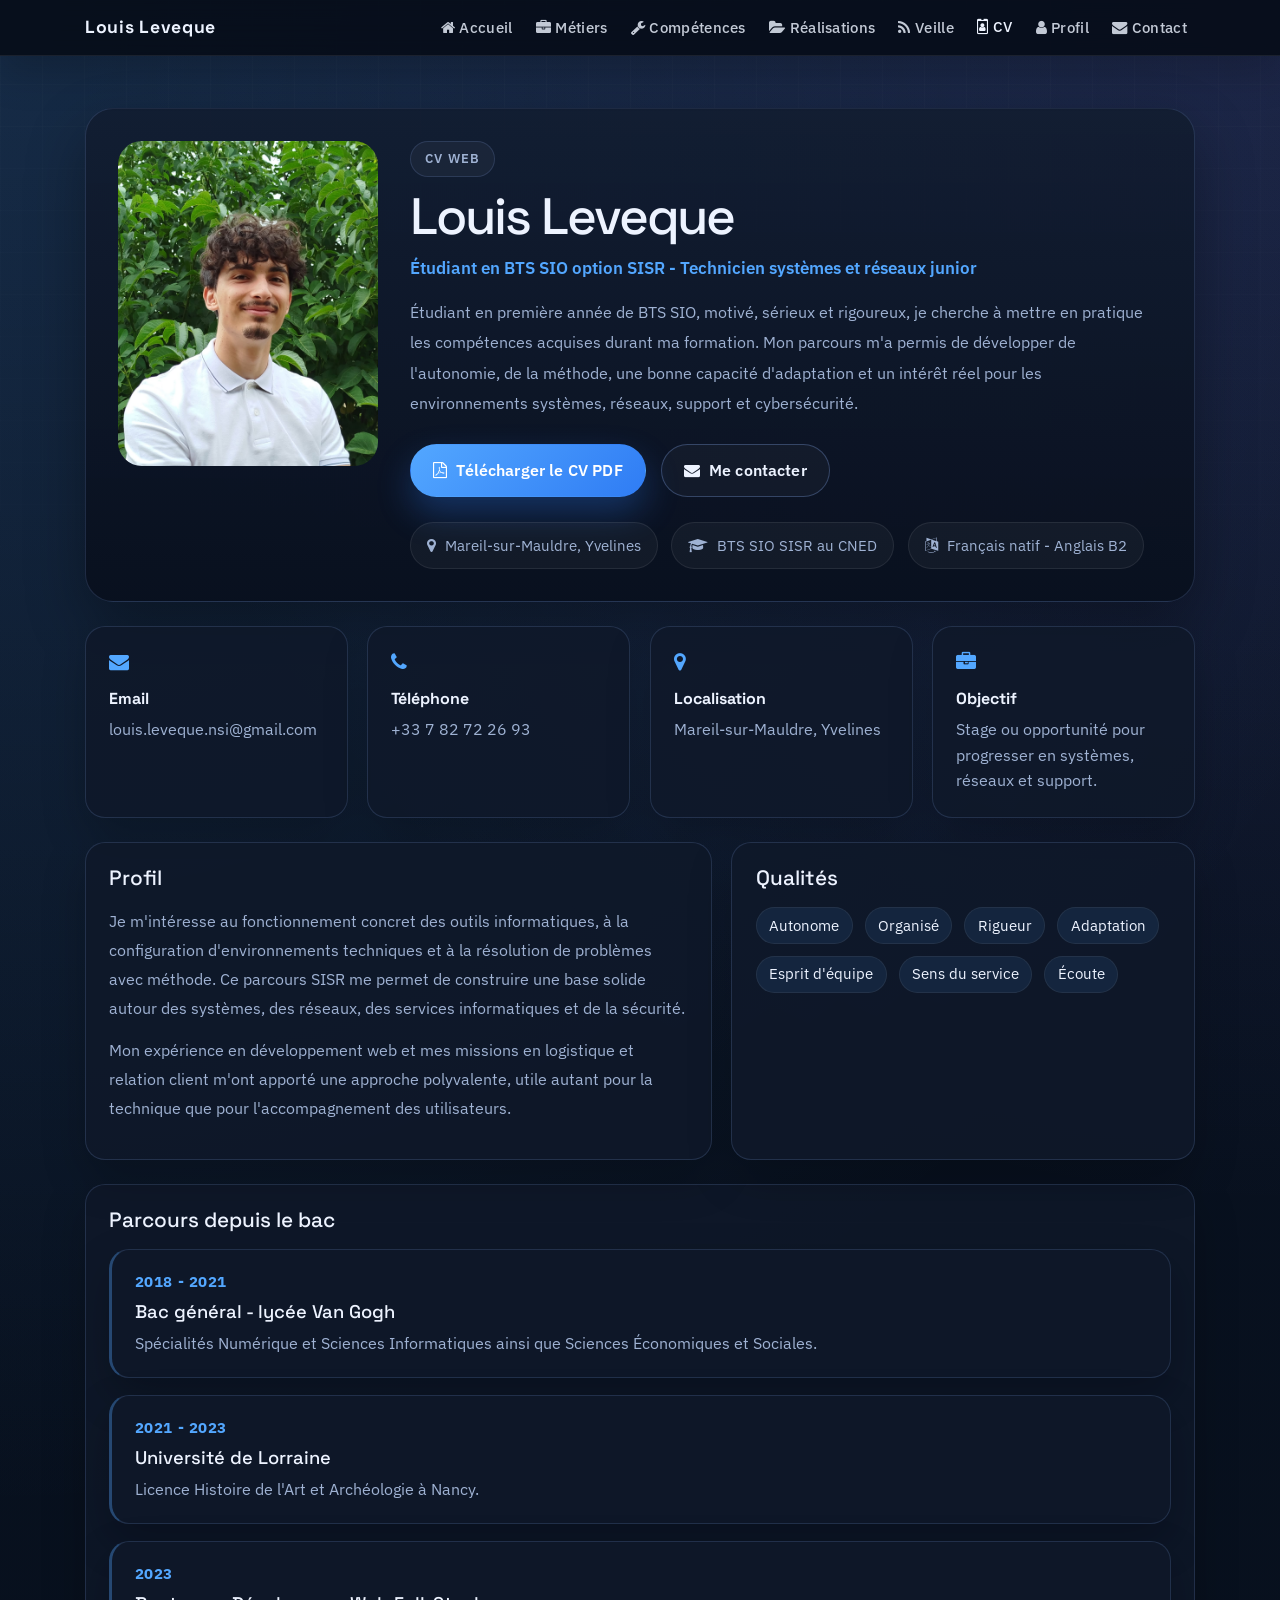
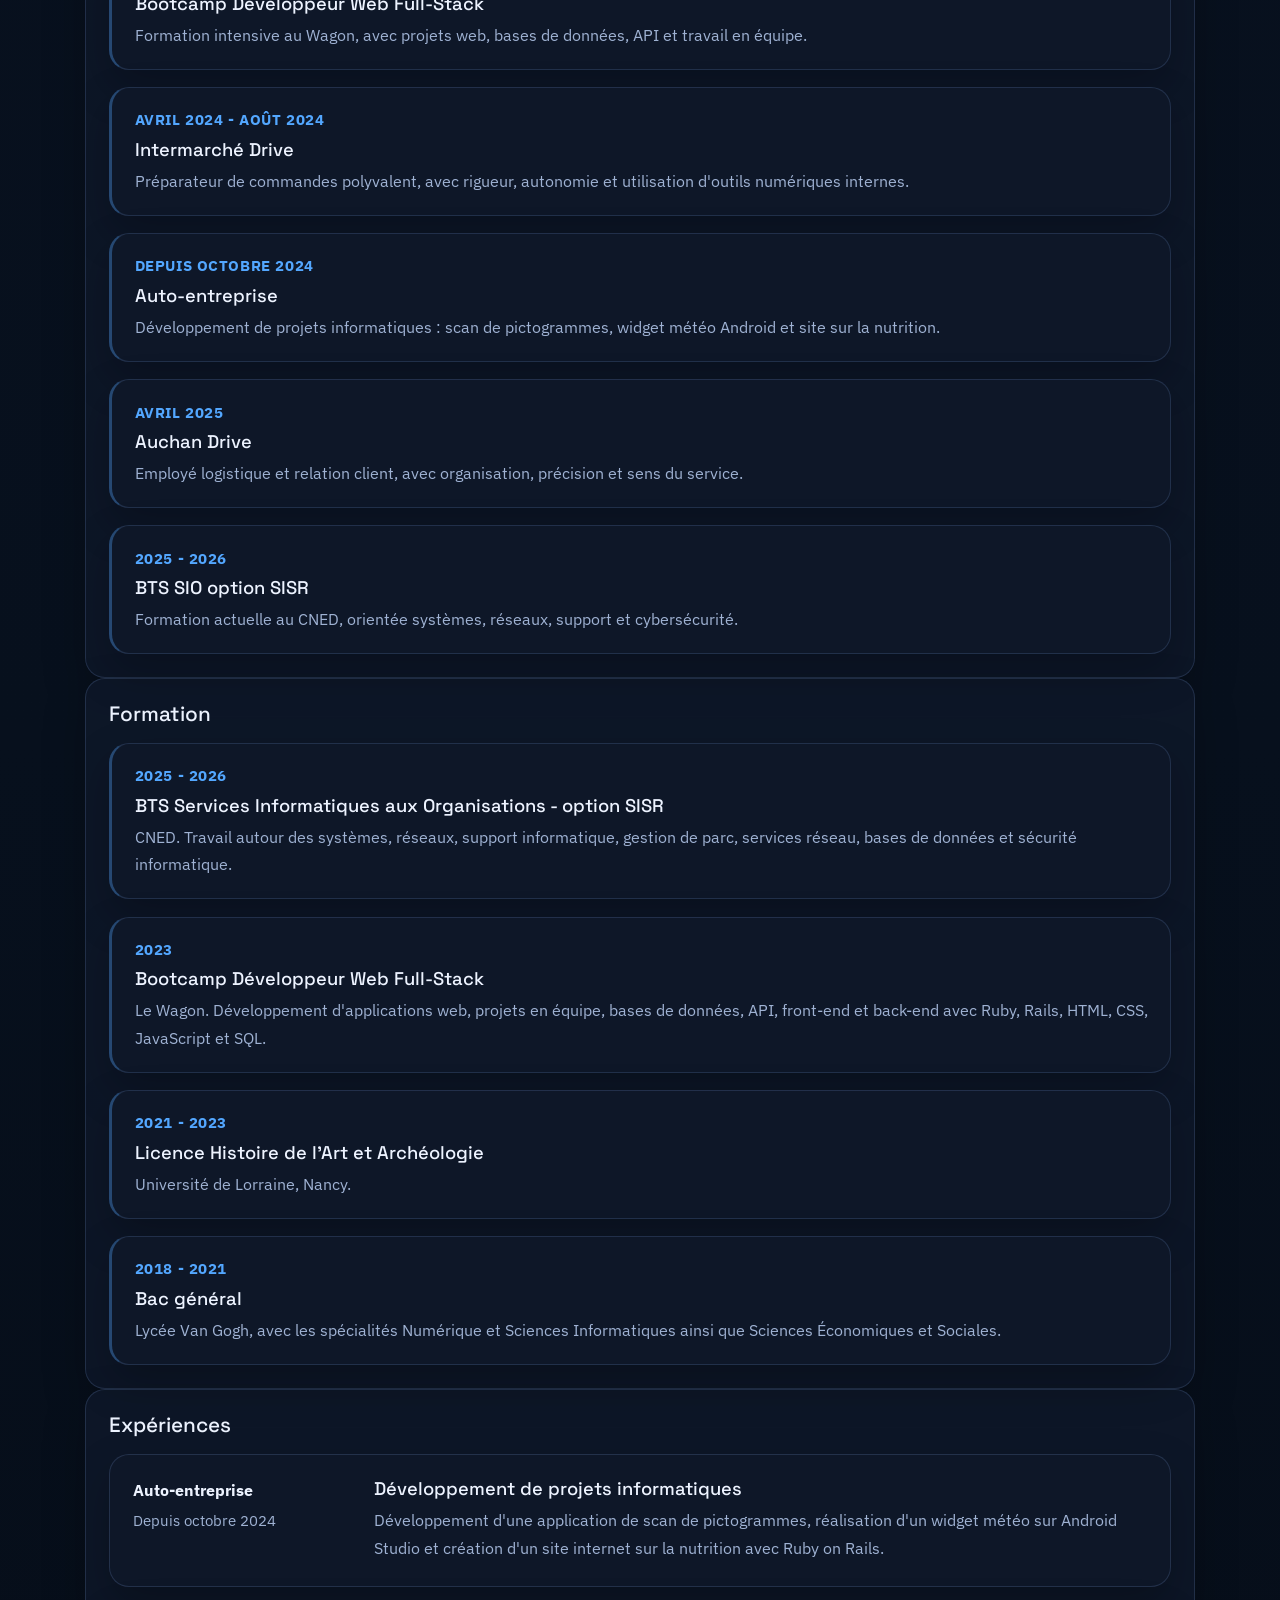
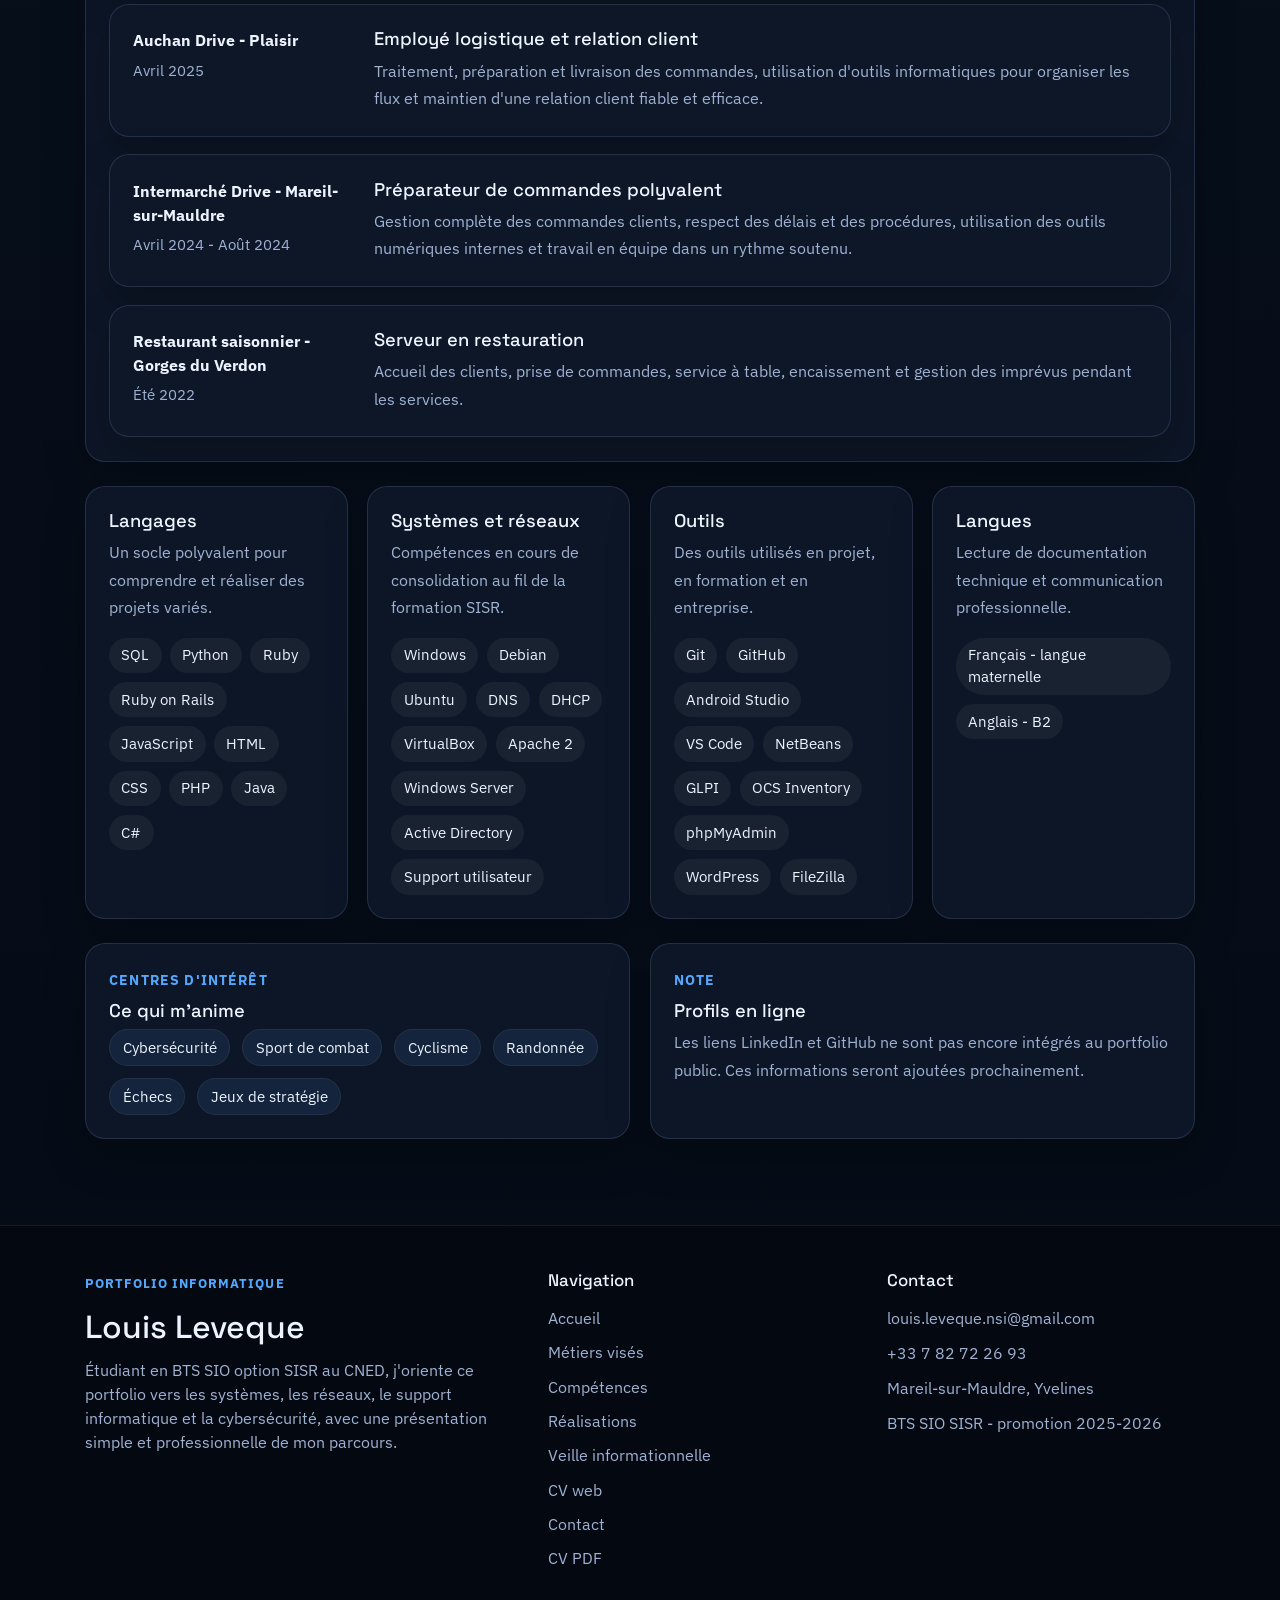
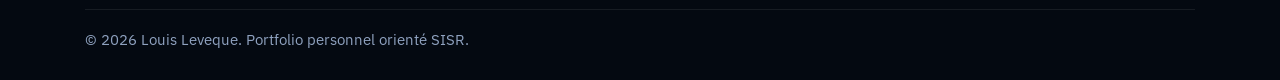
<file: pages/cv.html>
<!doctype html>
<html lang="fr">
    <head>
        <meta charset="utf-8">
        <meta name="viewport" content="width=device-width, initial-scale=1, shrink-to-fit=no">
        <meta name="description" content="CV web de Louis Leveque, étudiant BTS SIO SISR, avec son parcours, ses compétences et ses expériences.">
        <meta name="author" content="Louis Leveque">
        <title>CV | Louis Leveque</title>
        <link rel="icon" href="../favicon.ico">
        <link rel="preconnect" href="https://fonts.googleapis.com">
        <link rel="preconnect" href="https://fonts.gstatic.com" crossorigin>
        <link href="https://fonts.googleapis.com/css2?family=IBM+Plex+Sans:wght@400;500;600;700&family=Space+Grotesk:wght@500;700&display=swap" rel="stylesheet">
        <link rel="stylesheet" href="https://cdn.jsdelivr.net/npm/bootstrap@4.6.2/dist/css/bootstrap.min.css" integrity="sha384-xOolHFLEh07PJGoPkLv1IbcEPTNtaed2xpHsD9ESMhqIYd0nLMwNLD69Npy4HI+N" crossorigin="anonymous">
        <link href="https://maxcdn.bootstrapcdn.com/font-awesome/4.7.0/css/font-awesome.min.css" rel="stylesheet">
        <link href="../css/site.css" rel="stylesheet">
        <link href="../css/cv.css" rel="stylesheet">
        <script src="../js/pages.js"></script>
    </head>
    <body data-page="cv">
        <div id="header"></div>

        <main class="cv-shell">
            <div class="container">
                <section class="cv-hero surface-card">
                    <div class="cv-portrait">
                        <img src="../Images/photo-cv.jpg" alt="Portrait de Louis Leveque">
                    </div>

                    <div class="cv-copy">
                        <span class="section-tag">CV web</span>
                        <h1>Louis Leveque</h1>
                        <p class="cv-subtitle">Étudiant en BTS SIO option SISR - Technicien systèmes et réseaux junior</p>
                        <p class="cv-summary">
                            Étudiant en première année de BTS SIO, motivé, sérieux et rigoureux, je cherche à mettre
                            en pratique les compétences acquises durant ma formation. Mon parcours m'a permis de
                            développer de l'autonomie, de la méthode, une bonne capacité d'adaptation et un intérêt
                            réel pour les environnements systèmes, réseaux, support et cybersécurité.
                        </p>
                        <div class="cv-actions">
                            <a class="btn-accent" href="../docs/CV-Louis-Leveque-Stage.pdf" target="_blank">
                                <span class="fa fa-file-pdf-o"></span> Télécharger le CV PDF
                            </a>
                            <a class="btn-outline-light" href="../index.html#contact">
                                <span class="fa fa-envelope"></span> Me contacter
                            </a>
                        </div>
                        <div class="meta-list">
                            <div class="meta-pill"><span class="fa fa-map-marker"></span> Mareil-sur-Mauldre, Yvelines</div>
                            <div class="meta-pill"><span class="fa fa-graduation-cap"></span> BTS SIO SISR au CNED</div>
                            <div class="meta-pill"><span class="fa fa-language"></span> Français natif - Anglais B2</div>
                        </div>
                    </div>
                </section>

                <section class="cv-contact-grid">
                    <article class="surface-card-soft contact-panel">
                        <span class="fa fa-envelope"></span>
                        <strong class="contact-label">Email</strong>
                        <a class="contact-value" href="mailto:louis.leveque.nsi@gmail.com?subject=Contact%20depuis%20le%20CV%20web">louis.leveque.nsi@gmail.com</a>
                    </article>
                    <article class="surface-card-soft contact-panel">
                        <span class="fa fa-phone"></span>
                        <strong class="contact-label">Téléphone</strong>
                        <a class="contact-value" href="tel:+33782722693">+33 7 82 72 26 93</a>
                    </article>
                    <article class="surface-card-soft contact-panel">
                        <span class="fa fa-map-marker"></span>
                        <strong class="contact-label">Localisation</strong>
                        <span class="contact-value">Mareil-sur-Mauldre, Yvelines</span>
                    </article>
                    <article class="surface-card-soft contact-panel">
                        <span class="fa fa-briefcase"></span>
                        <strong class="contact-label">Objectif</strong>
                        <span class="contact-value">Stage ou opportunité pour progresser en systèmes, réseaux et support.</span>
                    </article>
                </section>

                <section class="cv-grid">
                    <article class="surface-card-soft cv-panel">
                        <h2 class="panel-heading">Profil</h2>
                        <p>
                            Je m'intéresse au fonctionnement concret des outils informatiques, à la configuration
                            d'environnements techniques et à la résolution de problèmes avec méthode. Ce parcours
                            SISR me permet de construire une base solide autour des systèmes, des réseaux, des services
                            informatiques et de la sécurité.
                        </p>
                        <p>
                            Mon expérience en développement web et mes missions en logistique et relation client m'ont
                            apporté une approche polyvalente, utile autant pour la technique que pour l'accompagnement
                            des utilisateurs.
                        </p>
                    </article>

                    <article class="surface-card-soft cv-panel">
                        <h2 class="panel-heading">Qualités</h2>
                        <div class="qualities-list">
                            <span class="chip">Autonome</span>
                            <span class="chip">Organisé</span>
                            <span class="chip">Rigueur</span>
                            <span class="chip">Adaptation</span>
                            <span class="chip">Esprit d'équipe</span>
                            <span class="chip">Sens du service</span>
                            <span class="chip">Écoute</span>
                        </div>
                    </article>
                </section>

                <section class="surface-card-soft cv-panel">
                    <h2 class="panel-heading">Parcours depuis le bac</h2>
                    <div class="timeline-list">
                        <article class="timeline-item surface-card-soft">
                            <span class="timeline-date">2018 - 2021</span>
                            <h3>Bac général - lycée Van Gogh</h3>
                            <p>Spécialités Numérique et Sciences Informatiques ainsi que Sciences Économiques et Sociales.</p>
                        </article>
                        <article class="timeline-item surface-card-soft">
                            <span class="timeline-date">2021 - 2023</span>
                            <h3>Université de Lorraine</h3>
                            <p>Licence Histoire de l'Art et Archéologie à Nancy.</p>
                        </article>
                        <article class="timeline-item surface-card-soft">
                            <span class="timeline-date">2023</span>
                            <h3>Bootcamp Développeur Web Full-Stack</h3>
                            <p>Formation intensive au Wagon, avec projets web, bases de données, API et travail en équipe.</p>
                        </article>
                        <article class="timeline-item surface-card-soft">
                            <span class="timeline-date">Avril 2024 - Août 2024</span>
                            <h3>Intermarché Drive</h3>
                            <p>Préparateur de commandes polyvalent, avec rigueur, autonomie et utilisation d'outils numériques internes.</p>
                        </article>
                        <article class="timeline-item surface-card-soft">
                            <span class="timeline-date">Depuis octobre 2024</span>
                            <h3>Auto-entreprise</h3>
                            <p>Développement de projets informatiques : scan de pictogrammes, widget météo Android et site sur la nutrition.</p>
                        </article>
                        <article class="timeline-item surface-card-soft">
                            <span class="timeline-date">Avril 2025</span>
                            <h3>Auchan Drive</h3>
                            <p>Employé logistique et relation client, avec organisation, précision et sens du service.</p>
                        </article>
                        <article class="timeline-item surface-card-soft">
                            <span class="timeline-date">2025 - 2026</span>
                            <h3>BTS SIO option SISR</h3>
                            <p>Formation actuelle au CNED, orientée systèmes, réseaux, support et cybersécurité.</p>
                        </article>
                    </div>
                </section>

                <section class="surface-card-soft cv-panel">
                    <h2 class="panel-heading">Formation</h2>
                    <div class="timeline-list">
                        <article class="timeline-item surface-card-soft">
                            <span class="timeline-date">2025 - 2026</span>
                            <h3>BTS Services Informatiques aux Organisations - option SISR</h3>
                            <p>CNED. Travail autour des systèmes, réseaux, support informatique, gestion de parc, services réseau, bases de données et sécurité informatique.</p>
                        </article>
                        <article class="timeline-item surface-card-soft">
                            <span class="timeline-date">2023</span>
                            <h3>Bootcamp Développeur Web Full-Stack</h3>
                            <p>Le Wagon. Développement d'applications web, projets en équipe, bases de données, API, front-end et back-end avec Ruby, Rails, HTML, CSS, JavaScript et SQL.</p>
                        </article>
                        <article class="timeline-item surface-card-soft">
                            <span class="timeline-date">2021 - 2023</span>
                            <h3>Licence Histoire de l'Art et Archéologie</h3>
                            <p>Université de Lorraine, Nancy.</p>
                        </article>
                        <article class="timeline-item surface-card-soft">
                            <span class="timeline-date">2018 - 2021</span>
                            <h3>Bac général</h3>
                            <p>Lycée Van Gogh, avec les spécialités Numérique et Sciences Informatiques ainsi que Sciences Économiques et Sociales.</p>
                        </article>
                    </div>
                </section>

                <section class="surface-card-soft cv-panel">
                    <h2 class="panel-heading">Expériences</h2>
                    <div class="experience-stack">
                        <article class="surface-card-soft experience-card">
                            <div class="experience-meta">
                                <span class="experience-place">Auto-entreprise</span>
                                <span class="experience-date">Depuis octobre 2024</span>
                            </div>
                            <div>
                                <h3>Développement de projets informatiques</h3>
                                <p>Développement d'une application de scan de pictogrammes, réalisation d'un widget météo sur Android Studio et création d'un site internet sur la nutrition avec Ruby on Rails.</p>
                            </div>
                        </article>
                        <article class="surface-card-soft experience-card">
                            <div class="experience-meta">
                                <span class="experience-place">Auchan Drive - Plaisir</span>
                                <span class="experience-date">Avril 2025</span>
                            </div>
                            <div>
                                <h3>Employé logistique et relation client</h3>
                                <p>Traitement, préparation et livraison des commandes, utilisation d'outils informatiques pour organiser les flux et maintien d'une relation client fiable et efficace.</p>
                            </div>
                        </article>
                        <article class="surface-card-soft experience-card">
                            <div class="experience-meta">
                                <span class="experience-place">Intermarché Drive - Mareil-sur-Mauldre</span>
                                <span class="experience-date">Avril 2024 - Août 2024</span>
                            </div>
                            <div>
                                <h3>Préparateur de commandes polyvalent</h3>
                                <p>Gestion complète des commandes clients, respect des délais et des procédures, utilisation des outils numériques internes et travail en équipe dans un rythme soutenu.</p>
                            </div>
                        </article>
                        <article class="surface-card-soft experience-card">
                            <div class="experience-meta">
                                <span class="experience-place">Restaurant saisonnier - Gorges du Verdon</span>
                                <span class="experience-date">Été 2022</span>
                            </div>
                            <div>
                                <h3>Serveur en restauration</h3>
                                <p>Accueil des clients, prise de commandes, service à table, encaissement et gestion des imprévus pendant les services.</p>
                            </div>
                        </article>
                    </div>
                </section>

                <section class="skills-grid">
                    <article class="surface-card-soft skill-panel">
                        <h3>Langages</h3>
                        <p>Un socle polyvalent pour comprendre et réaliser des projets variés.</p>
                        <div class="skill-tags">
                            <span>SQL</span>
                            <span>Python</span>
                            <span>Ruby</span>
                            <span>Ruby on Rails</span>
                            <span>JavaScript</span>
                            <span>HTML</span>
                            <span>CSS</span>
                            <span>PHP</span>
                            <span>Java</span>
                            <span>C#</span>
                        </div>
                    </article>

                    <article class="surface-card-soft skill-panel">
                        <h3>Systèmes et réseaux</h3>
                        <p>Compétences en cours de consolidation au fil de la formation SISR.</p>
                        <div class="skill-tags">
                            <span>Windows</span>
                            <span>Debian</span>
                            <span>Ubuntu</span>
                            <span>DNS</span>
                            <span>DHCP</span>
                            <span>VirtualBox</span>
                            <span>Apache 2</span>
                            <span>Windows Server</span>
                            <span>Active Directory</span>
                            <span>Support utilisateur</span>
                        </div>
                    </article>

                    <article class="surface-card-soft skill-panel">
                        <h3>Outils</h3>
                        <p>Des outils utilisés en projet, en formation et en entreprise.</p>
                        <div class="skill-tags">
                            <span>Git</span>
                            <span>GitHub</span>
                            <span>Android Studio</span>
                            <span>VS Code</span>
                            <span>NetBeans</span>
                            <span>GLPI</span>
                            <span>OCS Inventory</span>
                            <span>phpMyAdmin</span>
                            <span>WordPress</span>
                            <span>FileZilla</span>
                        </div>
                    </article>

                    <article class="surface-card-soft skill-panel">
                        <h3>Langues</h3>
                        <p>Lecture de documentation technique et communication professionnelle.</p>
                        <div class="skill-tags">
                            <span>Français - langue maternelle</span>
                            <span class="lang-level">Anglais - B2</span>
                        </div>
                    </article>
                </section>

                <section class="extras-grid">
                    <article class="surface-card-soft extra-panel">
                        <span class="eyebrow">Centres d'intérêt</span>
                        <h3>Ce qui m'anime</h3>
                        <div class="interests-list">
                            <span class="chip">Cybersécurité</span>
                            <span class="chip">Sport de combat</span>
                            <span class="chip">Cyclisme</span>
                            <span class="chip">Randonnée</span>
                            <span class="chip">Échecs</span>
                            <span class="chip">Jeux de stratégie</span>
                        </div>
                    </article>

                    <article class="surface-card-soft extra-panel">
                        <span class="eyebrow">Note</span>
                        <h3>Profils en ligne</h3>
                        <p>
                            Les liens LinkedIn et GitHub ne sont pas encore intégrés au portfolio public.
                            Ces informations seront ajoutées prochainement.
                        </p>
                    </article>
                </section>
            </div>
        </main>

        <div id="footer"></div>

        <script src="https://cdn.jsdelivr.net/npm/jquery@3.5.1/dist/jquery.slim.min.js" integrity="sha384-DfXdz2htPH0lsSSs5nCTpuj/zy4C+OGpamoFVy38MVBnE+IbbVYUew+OrCXaRkfj" crossorigin="anonymous"></script>
        <script src="https://cdn.jsdelivr.net/npm/bootstrap@4.6.2/dist/js/bootstrap.bundle.min.js" integrity="sha384-Fy6S3B9q64WdZWQUiU+q4/2Lc9npb8tCaSX9FK7E8HnRr0Jz8D6OP9dO5Vg3Q9ct" crossorigin="anonymous"></script>
    </body>
</html>
</file>
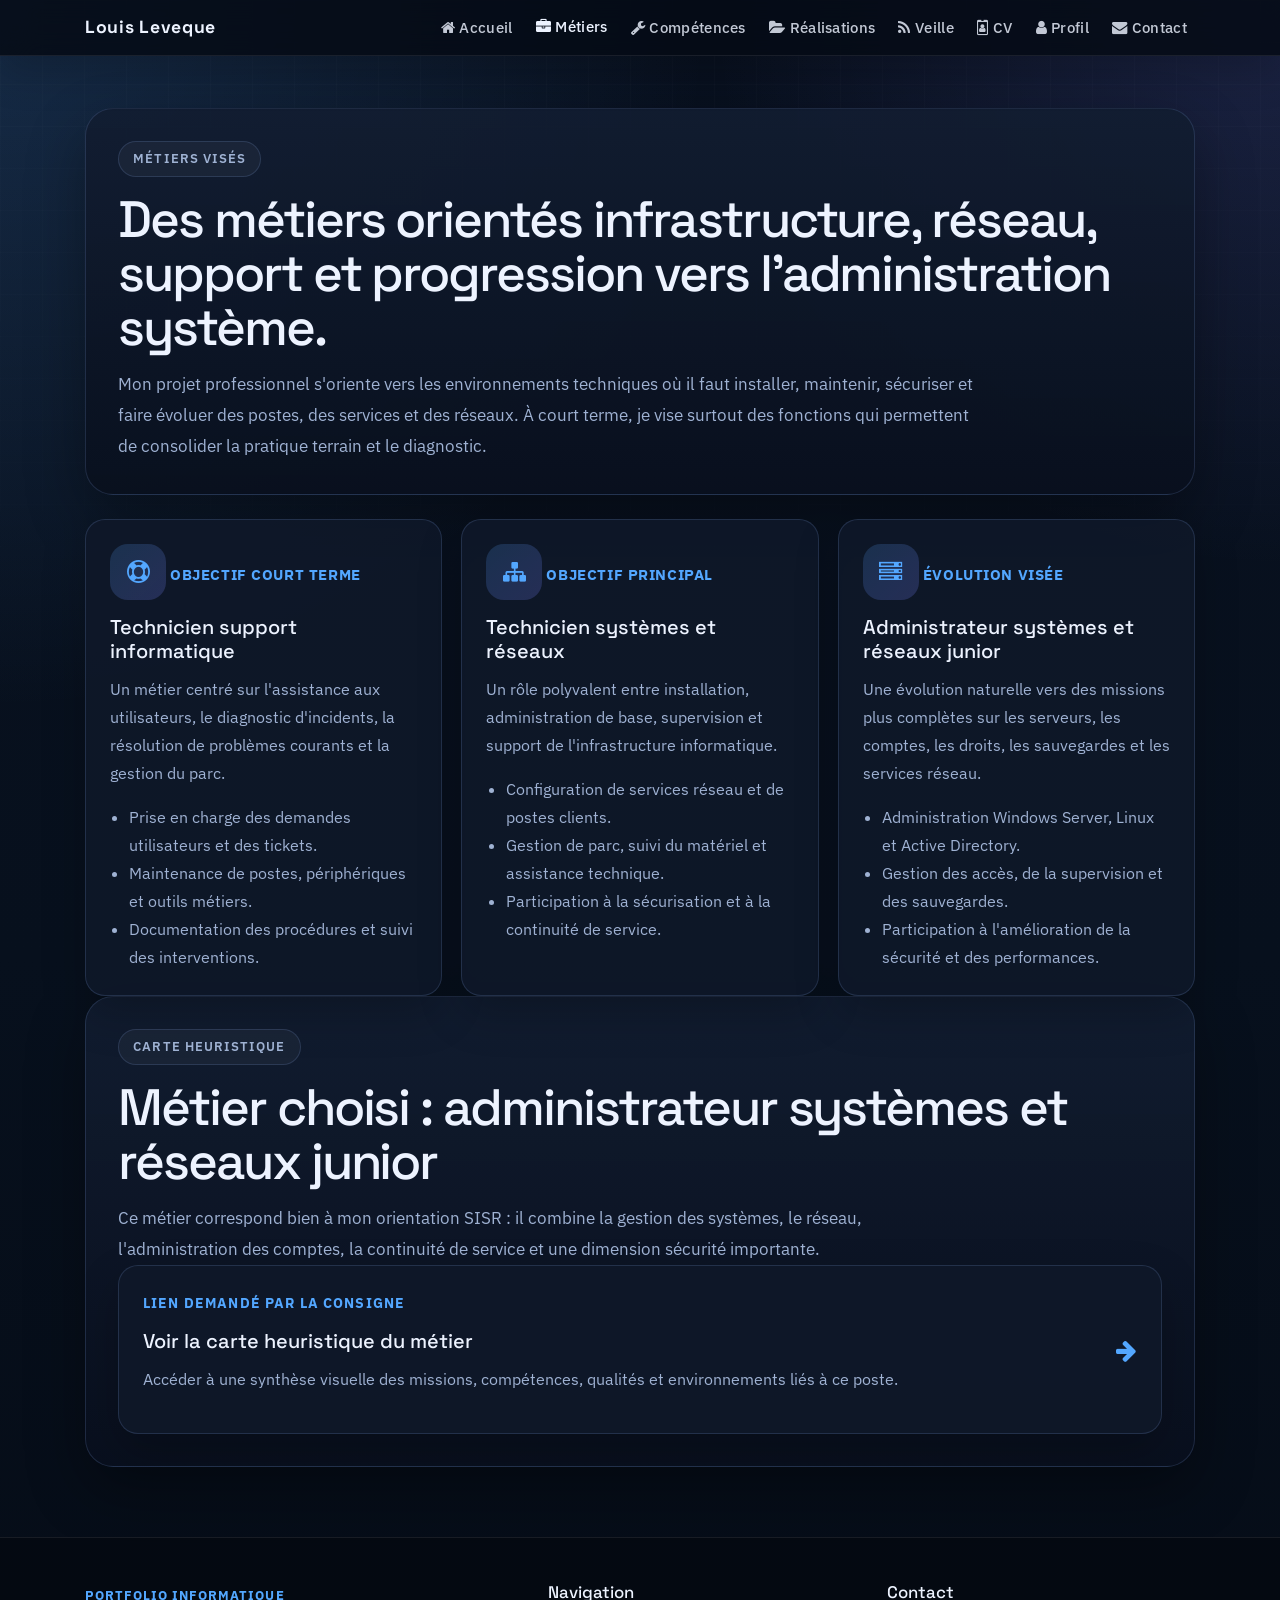
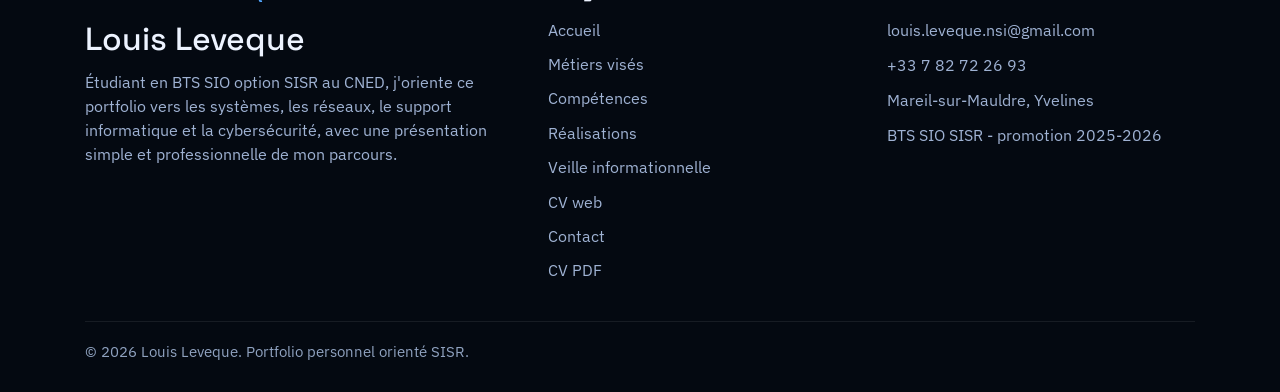
<file: pages/metiers.html>
<!doctype html>
<html lang="fr">
    <head>
        <meta charset="utf-8">
        <meta name="viewport" content="width=device-width, initial-scale=1, shrink-to-fit=no">
        <meta name="description" content="Métiers visés par Louis Leveque dans le domaine systèmes, réseaux et support informatique.">
        <meta name="author" content="Louis Leveque">
        <title>Métiers visés | Louis Leveque</title>
        <link rel="icon" href="../favicon.ico">
        <link rel="preconnect" href="https://fonts.googleapis.com">
        <link rel="preconnect" href="https://fonts.gstatic.com" crossorigin>
        <link href="https://fonts.googleapis.com/css2?family=IBM+Plex+Sans:wght@400;500;600;700&family=Space+Grotesk:wght@500;700&display=swap" rel="stylesheet">
        <link rel="stylesheet" href="https://cdn.jsdelivr.net/npm/bootstrap@4.6.2/dist/css/bootstrap.min.css" integrity="sha384-xOolHFLEh07PJGoPkLv1IbcEPTNtaed2xpHsD9ESMhqIYd0nLMwNLD69Npy4HI+N" crossorigin="anonymous">
        <link href="https://maxcdn.bootstrapcdn.com/font-awesome/4.7.0/css/font-awesome.min.css" rel="stylesheet">
        <link href="../css/site.css" rel="stylesheet">
        <link href="../css/pages.css" rel="stylesheet">
        <script src="../js/pages.js"></script>
    </head>
    <body data-page="jobs">
        <div id="header"></div>

        <main class="content-shell">
            <div class="container">
                <section class="page-hero surface-card">
                    <span class="section-tag">Métiers visés</span>
                    <h1 class="section-title">Des métiers orientés infrastructure, réseau, support et progression vers l'administration système.</h1>
                    <p class="page-lead">
                        Mon projet professionnel s'oriente vers les environnements techniques où il faut installer,
                        maintenir, sécuriser et faire évoluer des postes, des services et des réseaux. À court terme,
                        je vise surtout des fonctions qui permettent de consolider la pratique terrain et le diagnostic.
                    </p>
                </section>

                <section class="jobs-grid">
                    <article class="surface-card-soft job-card">
                        <div class="icon-badge"><span class="fa fa-life-ring"></span></div>
                        <span class="job-target">Objectif court terme</span>
                        <h2>Technicien support informatique</h2>
                        <p>Un métier centré sur l'assistance aux utilisateurs, le diagnostic d'incidents, la résolution de problèmes courants et la gestion du parc.</p>
                        <ul>
                            <li>Prise en charge des demandes utilisateurs et des tickets.</li>
                            <li>Maintenance de postes, périphériques et outils métiers.</li>
                            <li>Documentation des procédures et suivi des interventions.</li>
                        </ul>
                    </article>

                    <article class="surface-card-soft job-card">
                        <div class="icon-badge"><span class="fa fa-sitemap"></span></div>
                        <span class="job-target">Objectif principal</span>
                        <h2>Technicien systèmes et réseaux</h2>
                        <p>Un rôle polyvalent entre installation, administration de base, supervision et support de l'infrastructure informatique.</p>
                        <ul>
                            <li>Configuration de services réseau et de postes clients.</li>
                            <li>Gestion de parc, suivi du matériel et assistance technique.</li>
                            <li>Participation à la sécurisation et à la continuité de service.</li>
                        </ul>
                    </article>

                    <article class="surface-card-soft job-card">
                        <div class="icon-badge"><span class="fa fa-server"></span></div>
                        <span class="job-target">Évolution visée</span>
                        <h2>Administrateur systèmes et réseaux junior</h2>
                        <p>Une évolution naturelle vers des missions plus complètes sur les serveurs, les comptes, les droits, les sauvegardes et les services réseau.</p>
                        <ul>
                            <li>Administration Windows Server, Linux et Active Directory.</li>
                            <li>Gestion des accès, de la supervision et des sauvegardes.</li>
                            <li>Participation à l'amélioration de la sécurité et des performances.</li>
                        </ul>
                    </article>
                </section>

                <section class="content-section surface-card anchor-offset" id="carte-metier">
                    <span class="section-tag">Carte heuristique</span>
                    <h2 class="section-title">Métier choisi : administrateur systèmes et réseaux junior</h2>
                    <p class="page-lead">
                        Ce métier correspond bien à mon orientation SISR : il combine la gestion des systèmes, le réseau,
                        l'administration des comptes, la continuité de service et une dimension sécurité importante.
                    </p>

                    <a class="surface-card-soft mindmap-link-card" href="carte-metier.html">
                        <div>
                            <span class="eyebrow">Lien demandé par la consigne</span>
                            <h2>Voir la carte heuristique du métier</h2>
                            <p>Accéder à une synthèse visuelle des missions, compétences, qualités et environnements liés à ce poste.</p>
                        </div>
                        <span class="link-arrow fa fa-arrow-right"></span>
                    </a>
                </section>
            </div>
        </main>

        <div id="footer"></div>

        <script src="https://cdn.jsdelivr.net/npm/jquery@3.5.1/dist/jquery.slim.min.js" integrity="sha384-DfXdz2htPH0lsSSs5nCTpuj/zy4C+OGpamoFVy38MVBnE+IbbVYUew+OrCXaRkfj" crossorigin="anonymous"></script>
        <script src="https://cdn.jsdelivr.net/npm/bootstrap@4.6.2/dist/js/bootstrap.bundle.min.js" integrity="sha384-Fy6S3B9q64WdZWQUiU+q4/2Lc9npb8tCaSX9FK7E8HnRr0Jz8D6OP9dO5Vg3Q9ct" crossorigin="anonymous"></script>
    </body>
</html>
</file>
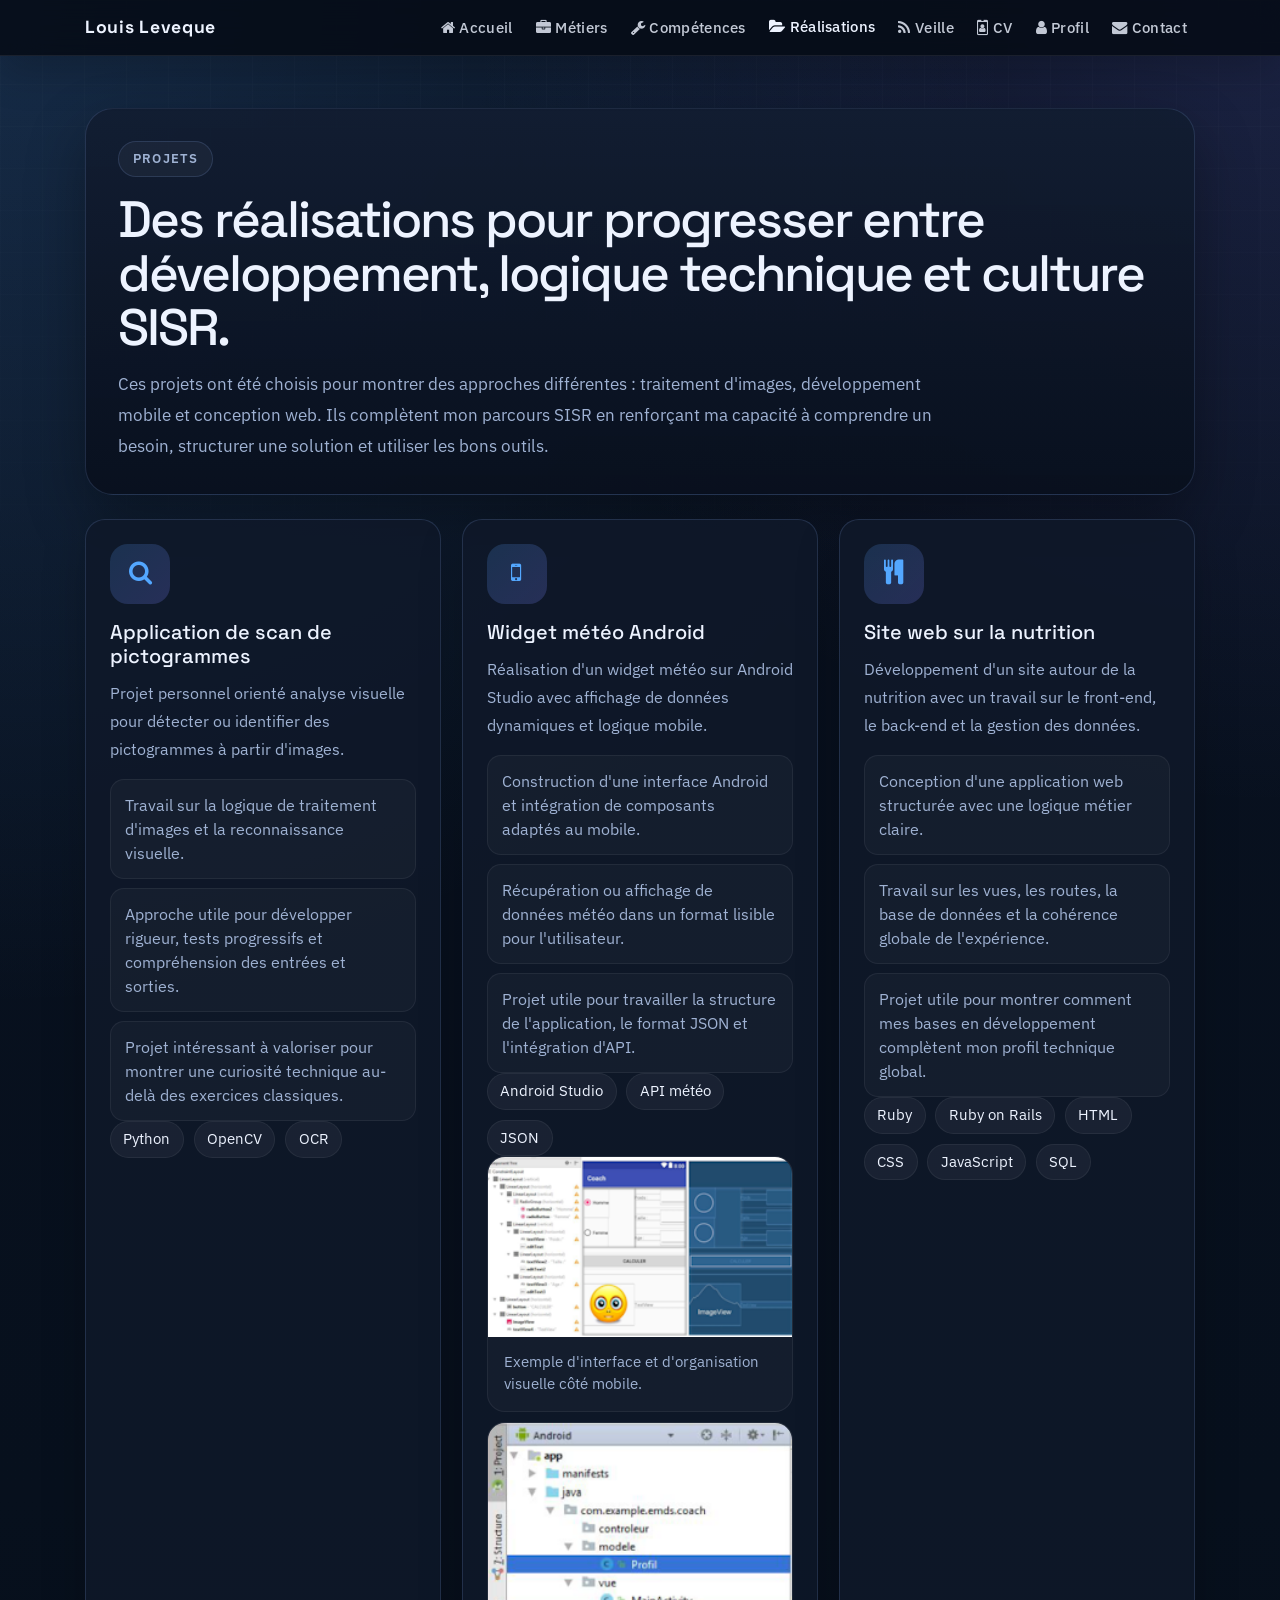
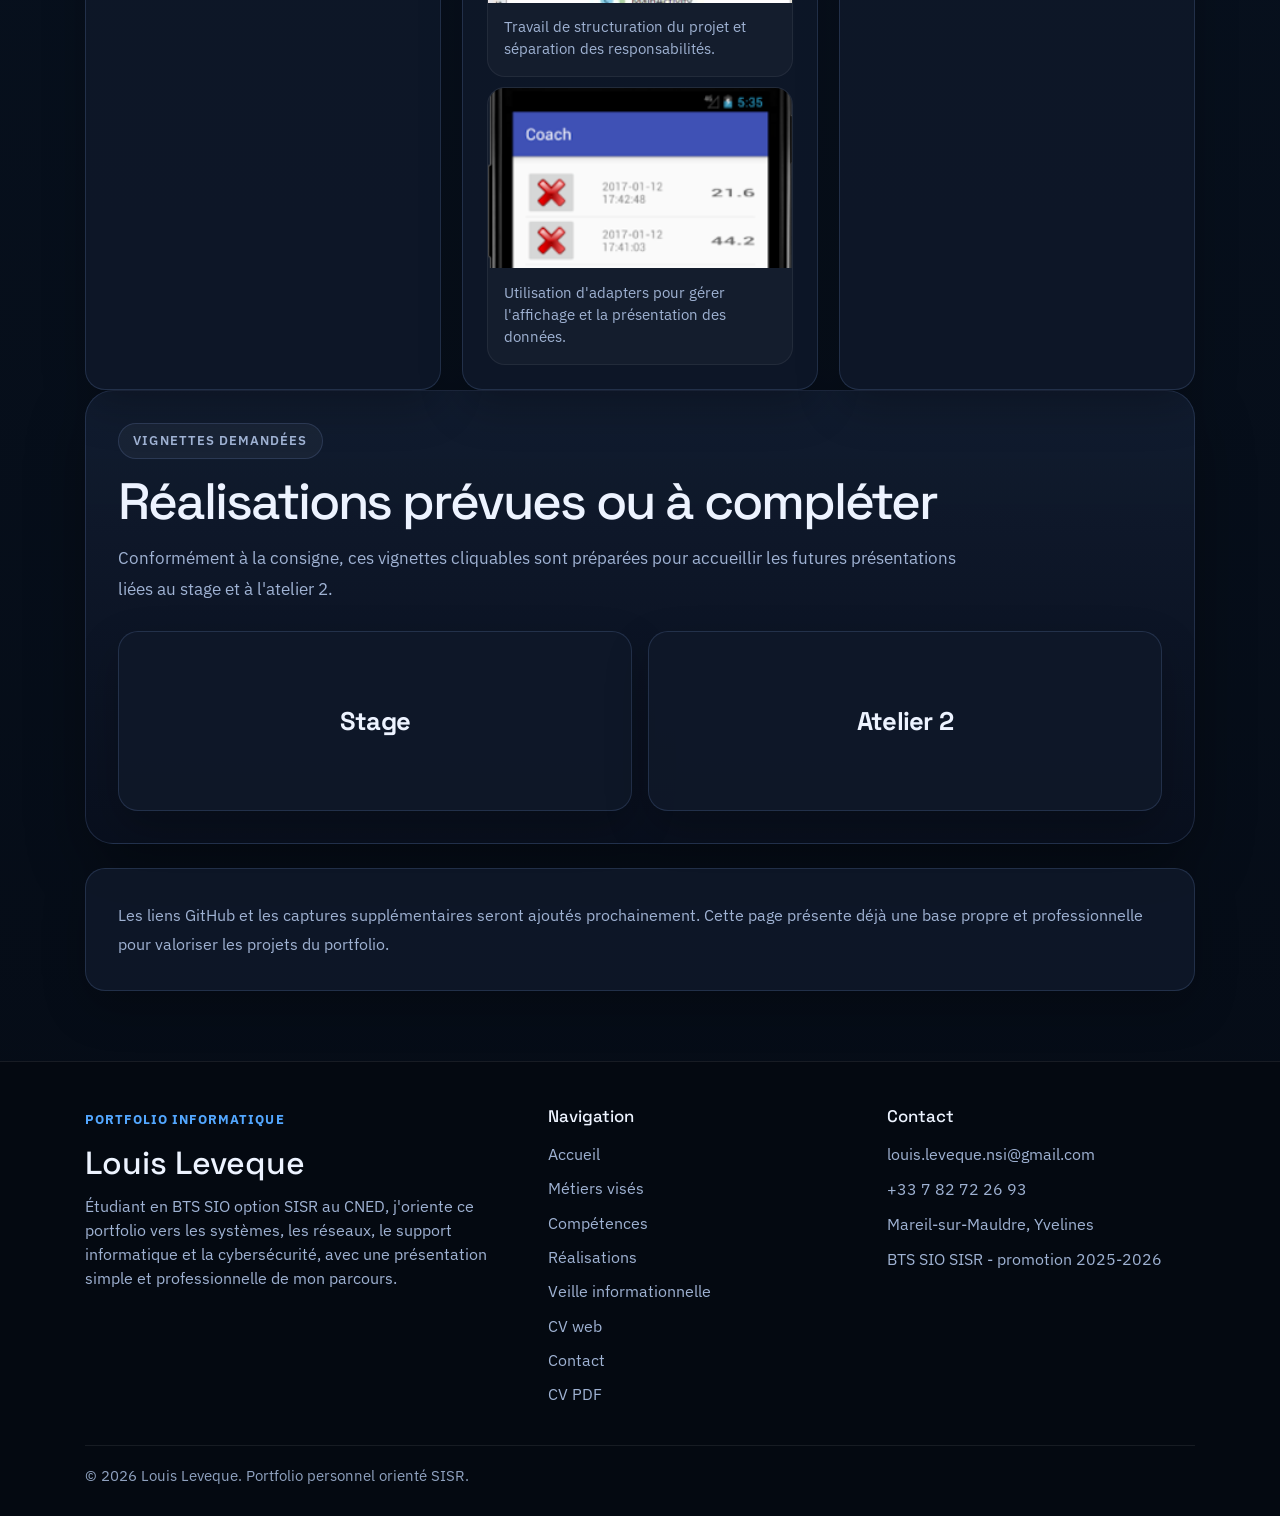
<file: pages/projets.html>
<!doctype html>
<html lang="fr">
    <head>
        <meta charset="utf-8">
        <meta name="viewport" content="width=device-width, initial-scale=1, shrink-to-fit=no">
        <meta name="description" content="Projets techniques de Louis Leveque en BTS SIO SISR.">
        <meta name="author" content="Louis Leveque">
        <title>Projets | Louis Leveque</title>
        <link rel="icon" href="../favicon.ico">
        <link rel="preconnect" href="https://fonts.googleapis.com">
        <link rel="preconnect" href="https://fonts.gstatic.com" crossorigin>
        <link href="https://fonts.googleapis.com/css2?family=IBM+Plex+Sans:wght@400;500;600;700&family=Space+Grotesk:wght@500;700&display=swap" rel="stylesheet">
        <link rel="stylesheet" href="https://cdn.jsdelivr.net/npm/bootstrap@4.6.2/dist/css/bootstrap.min.css" integrity="sha384-xOolHFLEh07PJGoPkLv1IbcEPTNtaed2xpHsD9ESMhqIYd0nLMwNLD69Npy4HI+N" crossorigin="anonymous">
        <link href="https://maxcdn.bootstrapcdn.com/font-awesome/4.7.0/css/font-awesome.min.css" rel="stylesheet">
        <link href="../css/site.css" rel="stylesheet">
        <link href="../css/pages.css" rel="stylesheet">
        <link href="../css/realisations.css" rel="stylesheet">
        <script src="../js/pages.js"></script>
    </head>
    <body data-page="projects">
        <div id="header"></div>

        <main class="projects-shell">
            <div class="container">
                <section class="projects-hero surface-card">
                    <span class="section-tag">Projets</span>
                    <h1 class="section-title">Des réalisations pour progresser entre développement, logique technique et culture SISR.</h1>
                    <p class="projects-lead">
                        Ces projets ont été choisis pour montrer des approches différentes : traitement d'images,
                        développement mobile et conception web. Ils complètent mon parcours SISR en renforçant ma
                        capacité à comprendre un besoin, structurer une solution et utiliser les bons outils.
                    </p>
                </section>

                <section class="projects-grid-page">
                    <article class="surface-card-soft project-detail-card">
                        <div class="project-icon-large"><span class="fa fa-search"></span></div>
                        <h2>Application de scan de pictogrammes</h2>
                        <p>Projet personnel orienté analyse visuelle pour détecter ou identifier des pictogrammes à partir d'images.</p>
                        <div class="project-points">
                            <div class="project-point">Travail sur la logique de traitement d'images et la reconnaissance visuelle.</div>
                            <div class="project-point">Approche utile pour développer rigueur, tests progressifs et compréhension des entrées et sorties.</div>
                            <div class="project-point">Projet intéressant à valoriser pour montrer une curiosité technique au-delà des exercices classiques.</div>
                        </div>
                        <div class="project-badges">
                            <span class="chip">Python</span>
                            <span class="chip">OpenCV</span>
                            <span class="chip">OCR</span>
                        </div>
                    </article>

                    <article class="surface-card-soft project-detail-card">
                        <div class="project-icon-large"><span class="fa fa-mobile"></span></div>
                        <h2>Widget météo Android</h2>
                        <p>Réalisation d'un widget météo sur Android Studio avec affichage de données dynamiques et logique mobile.</p>
                        <div class="project-points">
                            <div class="project-point">Construction d'une interface Android et intégration de composants adaptés au mobile.</div>
                            <div class="project-point">Récupération ou affichage de données météo dans un format lisible pour l'utilisateur.</div>
                            <div class="project-point">Projet utile pour travailler la structure de l'application, le format JSON et l'intégration d'API.</div>
                        </div>
                        <div class="project-badges">
                            <span class="chip">Android Studio</span>
                            <span class="chip">API météo</span>
                            <span class="chip">JSON</span>
                        </div>
                        <div class="project-gallery">
                            <figure>
                                <img src="../Images/ihmcoach.png" alt="Interface du projet Android">
                                <figcaption>Exemple d'interface et d'organisation visuelle côté mobile.</figcaption>
                            </figure>
                            <figure>
                                <img src="../Images/MVC.png" alt="Structuration de l'application">
                                <figcaption>Travail de structuration du projet et séparation des responsabilités.</figcaption>
                            </figure>
                            <figure>
                                <img src="../Images/adapters.png" alt="Gestion des listes Android">
                                <figcaption>Utilisation d'adapters pour gérer l'affichage et la présentation des données.</figcaption>
                            </figure>
                        </div>
                    </article>

                    <article class="surface-card-soft project-detail-card">
                        <div class="project-icon-large"><span class="fa fa-cutlery"></span></div>
                        <h2>Site web sur la nutrition</h2>
                        <p>Développement d'un site autour de la nutrition avec un travail sur le front-end, le back-end et la gestion des données.</p>
                        <div class="project-points">
                            <div class="project-point">Conception d'une application web structurée avec une logique métier claire.</div>
                            <div class="project-point">Travail sur les vues, les routes, la base de données et la cohérence globale de l'expérience.</div>
                            <div class="project-point">Projet utile pour montrer comment mes bases en développement complètent mon profil technique global.</div>
                        </div>
                        <div class="project-badges">
                            <span class="chip">Ruby</span>
                            <span class="chip">Ruby on Rails</span>
                            <span class="chip">HTML</span>
                            <span class="chip">CSS</span>
                            <span class="chip">JavaScript</span>
                            <span class="chip">SQL</span>
                        </div>
                    </article>
                </section>

                <section class="content-section surface-card">
                    <span class="section-tag">Vignettes demandées</span>
                    <h2 class="section-title">Réalisations prévues ou à compléter</h2>
                    <p class="page-lead">
                        Conformément à la consigne, ces vignettes cliquables sont préparées pour accueillir les futures
                        présentations liées au stage et à l'atelier 2.
                    </p>

                    <div class="project-placeholders">
                        <a class="surface-card-soft placeholder-card" href="stage.html">
                            <span class="placeholder-title">Stage</span>
                        </a>
                        <a class="surface-card-soft placeholder-card" href="atelier2.html">
                            <span class="placeholder-title">Atelier 2</span>
                        </a>
                    </div>
                </section>

                <section class="projects-note surface-card-soft">
                    <p>
                        Les liens GitHub et les captures supplémentaires seront ajoutés prochainement.
                        Cette page présente déjà une base propre et professionnelle pour valoriser les projets du portfolio.
                    </p>
                </section>
            </div>
        </main>

        <div id="footer"></div>

        <script src="https://cdn.jsdelivr.net/npm/jquery@3.5.1/dist/jquery.slim.min.js" integrity="sha384-DfXdz2htPH0lsSSs5nCTpuj/zy4C+OGpamoFVy38MVBnE+IbbVYUew+OrCXaRkfj" crossorigin="anonymous"></script>
        <script src="https://cdn.jsdelivr.net/npm/bootstrap@4.6.2/dist/js/bootstrap.bundle.min.js" integrity="sha384-Fy6S3B9q64WdZWQUiU+q4/2Lc9npb8tCaSX9FK7E8HnRr0Jz8D6OP9dO5Vg3Q9ct" crossorigin="anonymous"></script>
    </body>
</html>
</file>
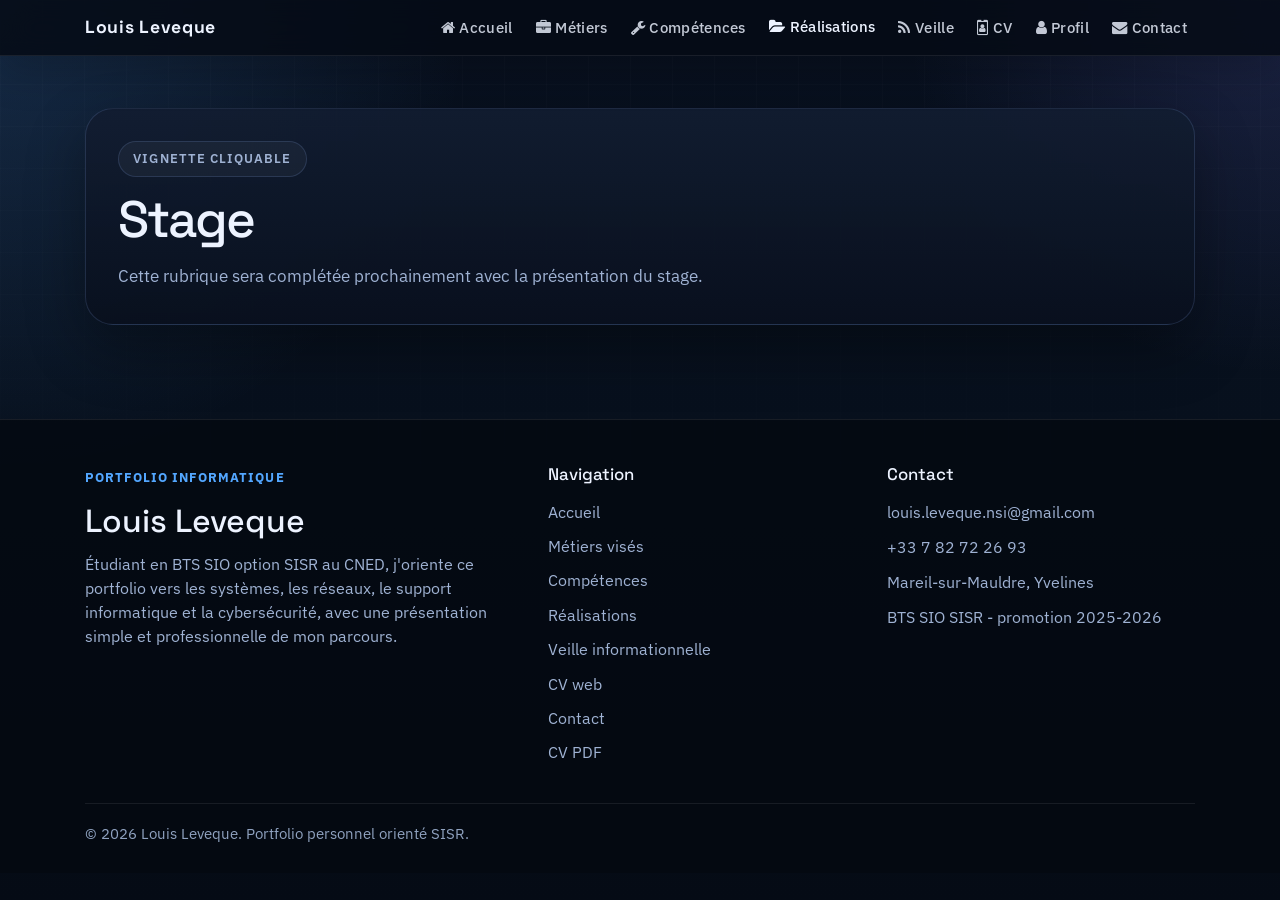
<file: pages/stage.html>
<!doctype html>
<html lang="fr">
    <head>
        <meta charset="utf-8">
        <meta name="viewport" content="width=device-width, initial-scale=1, shrink-to-fit=no">
        <meta name="description" content="Vignette stage du portfolio de Louis Leveque.">
        <meta name="author" content="Louis Leveque">
        <title>Stage | Louis Leveque</title>
        <link rel="icon" href="../favicon.ico">
        <link rel="preconnect" href="https://fonts.googleapis.com">
        <link rel="preconnect" href="https://fonts.gstatic.com" crossorigin>
        <link href="https://fonts.googleapis.com/css2?family=IBM+Plex+Sans:wght@400;500;600;700&family=Space+Grotesk:wght@500;700&display=swap" rel="stylesheet">
        <link rel="stylesheet" href="https://cdn.jsdelivr.net/npm/bootstrap@4.6.2/dist/css/bootstrap.min.css" integrity="sha384-xOolHFLEh07PJGoPkLv1IbcEPTNtaed2xpHsD9ESMhqIYd0nLMwNLD69Npy4HI+N" crossorigin="anonymous">
        <link href="https://maxcdn.bootstrapcdn.com/font-awesome/4.7.0/css/font-awesome.min.css" rel="stylesheet">
        <link href="../css/site.css" rel="stylesheet">
        <link href="../css/pages.css" rel="stylesheet">
        <script src="../js/pages.js"></script>
    </head>
    <body data-page="projects">
        <div id="header"></div>

        <main class="content-shell">
            <div class="container">
                <section class="page-hero surface-card">
                    <span class="section-tag">Vignette cliquable</span>
                    <h1 class="section-title">Stage</h1>
                    <p class="page-lead">Cette rubrique sera complétée prochainement avec la présentation du stage.</p>
                </section>
            </div>
        </main>

        <div id="footer"></div>

        <script src="https://cdn.jsdelivr.net/npm/jquery@3.5.1/dist/jquery.slim.min.js" integrity="sha384-DfXdz2htPH0lsSSs5nCTpuj/zy4C+OGpamoFVy38MVBnE+IbbVYUew+OrCXaRkfj" crossorigin="anonymous"></script>
        <script src="https://cdn.jsdelivr.net/npm/bootstrap@4.6.2/dist/js/bootstrap.bundle.min.js" integrity="sha384-Fy6S3B9q64WdZWQUiU+q4/2Lc9npb8tCaSX9FK7E8HnRr0Jz8D6OP9dO5Vg3Q9ct" crossorigin="anonymous"></script>
    </body>
</html>
</file>
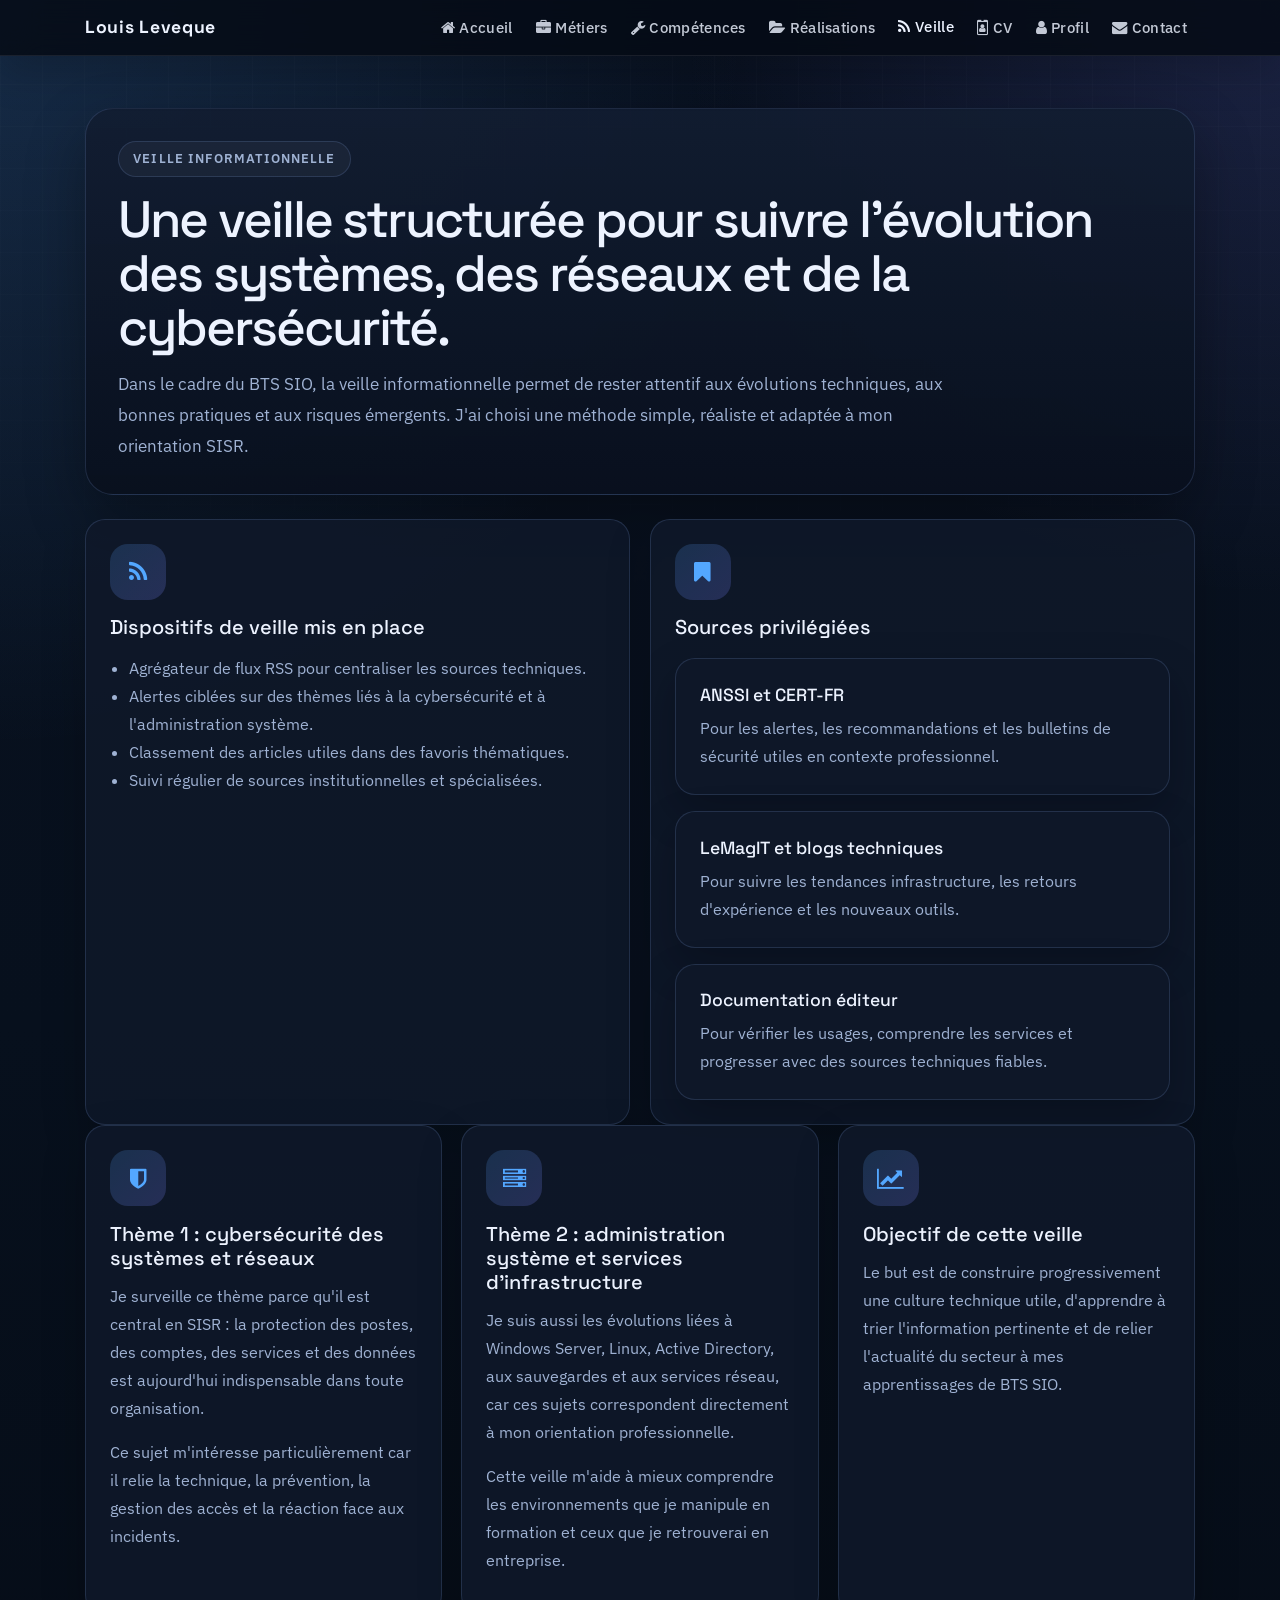
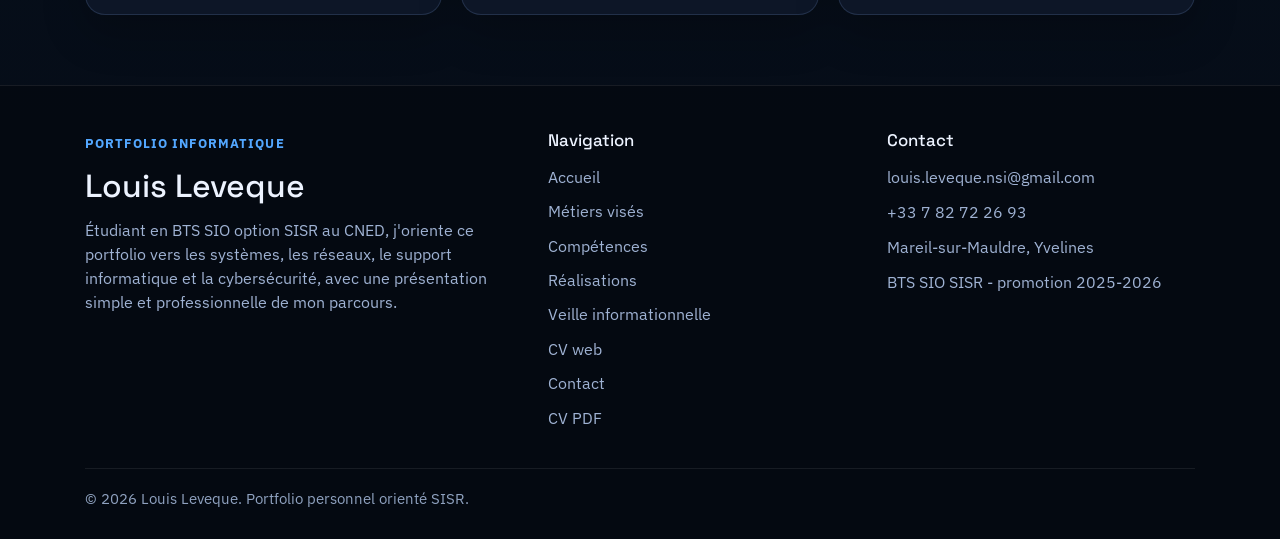
<file: pages/veille.html>
<!doctype html>
<html lang="fr">
    <head>
        <meta charset="utf-8">
        <meta name="viewport" content="width=device-width, initial-scale=1, shrink-to-fit=no">
        <meta name="description" content="Veille informationnelle de Louis Leveque sur les systèmes, réseaux et la cybersécurité.">
        <meta name="author" content="Louis Leveque">
        <title>Veille informationnelle | Louis Leveque</title>
        <link rel="icon" href="../favicon.ico">
        <link rel="preconnect" href="https://fonts.googleapis.com">
        <link rel="preconnect" href="https://fonts.gstatic.com" crossorigin>
        <link href="https://fonts.googleapis.com/css2?family=IBM+Plex+Sans:wght@400;500;600;700&family=Space+Grotesk:wght@500;700&display=swap" rel="stylesheet">
        <link rel="stylesheet" href="https://cdn.jsdelivr.net/npm/bootstrap@4.6.2/dist/css/bootstrap.min.css" integrity="sha384-xOolHFLEh07PJGoPkLv1IbcEPTNtaed2xpHsD9ESMhqIYd0nLMwNLD69Npy4HI+N" crossorigin="anonymous">
        <link href="https://maxcdn.bootstrapcdn.com/font-awesome/4.7.0/css/font-awesome.min.css" rel="stylesheet">
        <link href="../css/site.css" rel="stylesheet">
        <link href="../css/pages.css" rel="stylesheet">
        <script src="../js/pages.js"></script>
    </head>
    <body data-page="veille">
        <div id="header"></div>

        <main class="content-shell">
            <div class="container">
                <section class="page-hero surface-card">
                    <span class="section-tag">Veille informationnelle</span>
                    <h1 class="section-title">Une veille structurée pour suivre l'évolution des systèmes, des réseaux et de la cybersécurité.</h1>
                    <p class="page-lead">
                        Dans le cadre du BTS SIO, la veille informationnelle permet de rester attentif aux évolutions
                        techniques, aux bonnes pratiques et aux risques émergents. J'ai choisi une méthode simple,
                        réaliste et adaptée à mon orientation SISR.
                    </p>
                </section>

                <section class="mini-grid">
                    <article class="surface-card-soft content-card">
                        <div class="icon-badge"><span class="fa fa-rss"></span></div>
                        <h2>Dispositifs de veille mis en place</h2>
                        <ul>
                            <li>Agrégateur de flux RSS pour centraliser les sources techniques.</li>
                            <li>Alertes ciblées sur des thèmes liés à la cybersécurité et à l'administration système.</li>
                            <li>Classement des articles utiles dans des favoris thématiques.</li>
                            <li>Suivi régulier de sources institutionnelles et spécialisées.</li>
                        </ul>
                    </article>

                    <article class="surface-card-soft content-card">
                        <div class="icon-badge"><span class="fa fa-bookmark"></span></div>
                        <h2>Sources privilégiées</h2>
                        <div class="source-list">
                            <div class="surface-card-soft source-card">
                                <h3>ANSSI et CERT-FR</h3>
                                <p>Pour les alertes, les recommandations et les bulletins de sécurité utiles en contexte professionnel.</p>
                            </div>
                            <div class="surface-card-soft source-card">
                                <h3>LeMagIT et blogs techniques</h3>
                                <p>Pour suivre les tendances infrastructure, les retours d'expérience et les nouveaux outils.</p>
                            </div>
                            <div class="surface-card-soft source-card">
                                <h3>Documentation éditeur</h3>
                                <p>Pour vérifier les usages, comprendre les services et progresser avec des sources techniques fiables.</p>
                            </div>
                        </div>
                    </article>
                </section>

                <section class="themes-grid">
                    <article class="surface-card-soft theme-card">
                        <div class="icon-badge"><span class="fa fa-shield"></span></div>
                        <h2>Thème 1 : cybersécurité des systèmes et réseaux</h2>
                        <p>Je surveille ce thème parce qu'il est central en SISR : la protection des postes, des comptes, des services et des données est aujourd'hui indispensable dans toute organisation.</p>
                        <p>Ce sujet m'intéresse particulièrement car il relie la technique, la prévention, la gestion des accès et la réaction face aux incidents.</p>
                    </article>

                    <article class="surface-card-soft theme-card">
                        <div class="icon-badge"><span class="fa fa-server"></span></div>
                        <h2>Thème 2 : administration système et services d'infrastructure</h2>
                        <p>Je suis aussi les évolutions liées à Windows Server, Linux, Active Directory, aux sauvegardes et aux services réseau, car ces sujets correspondent directement à mon orientation professionnelle.</p>
                        <p>Cette veille m'aide à mieux comprendre les environnements que je manipule en formation et ceux que je retrouverai en entreprise.</p>
                    </article>

                    <article class="surface-card-soft theme-card">
                        <div class="icon-badge"><span class="fa fa-line-chart"></span></div>
                        <h2>Objectif de cette veille</h2>
                        <p>Le but est de construire progressivement une culture technique utile, d'apprendre à trier l'information pertinente et de relier l'actualité du secteur à mes apprentissages de BTS SIO.</p>
                    </article>
                </section>
            </div>
        </main>

        <div id="footer"></div>

        <script src="https://cdn.jsdelivr.net/npm/jquery@3.5.1/dist/jquery.slim.min.js" integrity="sha384-DfXdz2htPH0lsSSs5nCTpuj/zy4C+OGpamoFVy38MVBnE+IbbVYUew+OrCXaRkfj" crossorigin="anonymous"></script>
        <script src="https://cdn.jsdelivr.net/npm/bootstrap@4.6.2/dist/js/bootstrap.bundle.min.js" integrity="sha384-Fy6S3B9q64WdZWQUiU+q4/2Lc9npb8tCaSX9FK7E8HnRr0Jz8D6OP9dO5Vg3Q9ct" crossorigin="anonymous"></script>
    </body>
</html>
</file>
<file: css/site.css>
:root {
    --bg: #081120;
    --bg-deep: #050b15;
    --surface: rgba(14, 24, 41, 0.92);
    --surface-strong: rgba(19, 31, 52, 0.98);
    --surface-soft: rgba(28, 44, 71, 0.72);
    --border: rgba(143, 181, 255, 0.16);
    --border-strong: rgba(143, 181, 255, 0.28);
    --text: #edf3ff;
    --muted: #9fb2d3;
    --accent: #53a7ff;
    --accent-strong: #2f7cf4;
    --accent-soft: rgba(83, 167, 255, 0.12);
    --secondary: #7d82ff;
    --success: #42c7a8;
    --shadow: 0 24px 60px rgba(0, 0, 0, 0.32);
    --radius-lg: 28px;
    --radius-md: 20px;
    --radius-sm: 14px;
}

* {
    box-sizing: border-box;
}

html {
    scroll-behavior: smooth;
}

body {
    margin: 0;
    min-height: 100vh;
    padding-top: 78px;
    color: var(--text);
    font-family: "IBM Plex Sans", "Segoe UI", sans-serif;
    background:
        radial-gradient(circle at top left, rgba(83, 167, 255, 0.18), transparent 30%),
        radial-gradient(circle at top right, rgba(125, 130, 255, 0.16), transparent 24%),
        linear-gradient(180deg, #091120 0%, #07101d 48%, #050b15 100%);
}

body::before {
    position: fixed;
    inset: 0;
    z-index: -1;
    content: "";
    background-image:
        linear-gradient(rgba(255, 255, 255, 0.025) 1px, transparent 1px),
        linear-gradient(90deg, rgba(255, 255, 255, 0.025) 1px, transparent 1px);
    background-size: 42px 42px;
    mask-image: linear-gradient(180deg, rgba(0, 0, 0, 0.7), transparent 88%);
}

a {
    color: inherit;
}

a:hover {
    color: inherit;
}

img {
    max-width: 100%;
    display: block;
}

.site-navbar {
    border-bottom: 1px solid rgba(255, 255, 255, 0.08);
    background: rgba(5, 11, 21, 0.86) !important;
    backdrop-filter: blur(18px);
    box-shadow: 0 16px 40px rgba(0, 0, 0, 0.2);
}

.navbar-brand {
    color: var(--text) !important;
    font-family: "Space Grotesk", "Segoe UI", sans-serif;
    font-size: 1.1rem;
    font-weight: 700;
    letter-spacing: 0.04em;
}

.navbar-toggler {
    border-color: rgba(255, 255, 255, 0.12);
}

.navbar-toggler:focus {
    outline: none;
    box-shadow: 0 0 0 0.2rem rgba(83, 167, 255, 0.2);
}

.navbar-nav .nav-link {
    margin-left: 0.45rem;
    color: rgba(237, 243, 255, 0.82) !important;
    font-size: 0.96rem;
    font-weight: 500;
    letter-spacing: 0.02em;
    transition: color 0.2s ease, transform 0.2s ease;
}

.navbar-nav .nav-link:hover,
.navbar-nav .nav-link.active {
    color: var(--text) !important;
    transform: translateY(-1px);
}

.section-tag {
    display: inline-flex;
    align-items: center;
    gap: 0.5rem;
    padding: 0.45rem 0.9rem;
    border: 1px solid var(--border);
    border-radius: 999px;
    background: rgba(255, 255, 255, 0.04);
    color: var(--muted);
    font-size: 0.82rem;
    font-weight: 600;
    letter-spacing: 0.08em;
    text-transform: uppercase;
}

.section-title {
    margin: 1rem 0 0.9rem;
    font-family: "Space Grotesk", "Segoe UI", sans-serif;
    font-size: clamp(2rem, 4vw, 3.4rem);
    line-height: 1.05;
    letter-spacing: -0.04em;
}

.section-intro {
    max-width: 760px;
    color: var(--muted);
    font-size: 1.05rem;
    line-height: 1.75;
}

.surface-card {
    border: 1px solid var(--border);
    border-radius: var(--radius-lg);
    background: linear-gradient(180deg, rgba(18, 29, 49, 0.92), rgba(9, 16, 30, 0.96));
    box-shadow: var(--shadow);
}

.surface-card-soft {
    border: 1px solid var(--border);
    border-radius: var(--radius-md);
    background: rgba(15, 25, 41, 0.88);
    box-shadow: 0 18px 44px rgba(0, 0, 0, 0.22);
}

.section-shell {
    padding: 86px 0;
}

.btn-accent,
.btn-outline-light,
.btn-surface {
    display: inline-flex;
    align-items: center;
    justify-content: center;
    gap: 0.55rem;
    min-height: 48px;
    padding: 0.85rem 1.4rem;
    border-radius: 999px;
    font-weight: 600;
    letter-spacing: 0.01em;
    transition: transform 0.2s ease, box-shadow 0.2s ease, border-color 0.2s ease;
}

.btn-accent {
    color: #fff;
    border: 1px solid transparent;
    background: linear-gradient(135deg, var(--accent), var(--accent-strong));
    box-shadow: 0 16px 34px rgba(47, 124, 244, 0.3);
}

.btn-outline-light {
    color: var(--text);
    border: 1px solid var(--border-strong);
    background: rgba(255, 255, 255, 0.03);
}

.btn-surface {
    color: var(--text);
    border: 1px solid var(--border);
    background: rgba(255, 255, 255, 0.04);
}

.btn-accent:hover,
.btn-outline-light:hover,
.btn-surface:hover {
    transform: translateY(-2px);
    color: #fff;
    text-decoration: none;
}

.eyebrow {
    color: var(--accent);
    font-size: 0.9rem;
    font-weight: 700;
    letter-spacing: 0.08em;
    text-transform: uppercase;
}

.pill-list,
.meta-list {
    display: flex;
    flex-wrap: wrap;
    gap: 0.85rem;
}

.meta-pill {
    display: inline-flex;
    align-items: center;
    gap: 0.55rem;
    padding: 0.7rem 1rem;
    border: 1px solid rgba(255, 255, 255, 0.08);
    border-radius: 999px;
    background: rgba(255, 255, 255, 0.04);
    color: var(--muted);
    font-size: 0.95rem;
}

.chip {
    display: inline-flex;
    align-items: center;
    padding: 0.4rem 0.78rem;
    border-radius: 999px;
    border: 1px solid rgba(255, 255, 255, 0.06);
    background: rgba(255, 255, 255, 0.05);
    color: var(--text);
    font-size: 0.92rem;
}

.site-footer {
    padding: 44px 0 28px;
    border-top: 1px solid rgba(255, 255, 255, 0.08);
    background: rgba(4, 9, 17, 0.8);
}

.footer-grid {
    display: grid;
    grid-template-columns: 1.4fr 1fr 1fr;
    gap: 2rem;
}

.footer-kicker {
    color: var(--accent);
    font-size: 0.8rem;
    font-weight: 700;
    letter-spacing: 0.08em;
    text-transform: uppercase;
}

.footer-title {
    margin: 0.85rem 0 0.75rem;
    font-family: "Space Grotesk", "Segoe UI", sans-serif;
    font-size: 2rem;
}

.footer-copy,
.footer-links a,
.footer-contact a,
.footer-contact span {
    color: var(--muted);
}

.footer-links {
    display: flex;
    flex-direction: column;
    gap: 0.65rem;
    margin: 0;
    padding: 0;
    list-style: none;
}

.footer-links a,
.footer-contact a {
    text-decoration: none;
}

.footer-links a:hover,
.footer-contact a:hover {
    color: var(--text);
}

.footer-heading {
    margin-bottom: 0.95rem;
    font-family: "Space Grotesk", "Segoe UI", sans-serif;
    font-size: 1.05rem;
}

.footer-contact {
    display: flex;
    flex-direction: column;
    gap: 0.7rem;
}

.footer-bottom {
    margin-top: 2.4rem;
    padding-top: 1.2rem;
    border-top: 1px solid rgba(255, 255, 255, 0.08);
    color: rgba(159, 178, 211, 0.9);
    font-size: 0.94rem;
}

@media (max-width: 991.98px) {
    body {
        padding-top: 72px;
    }

    .navbar-nav {
        padding: 1rem 0 0.3rem;
    }

    .navbar-nav .nav-link {
        margin-left: 0;
    }

    .footer-grid {
        grid-template-columns: 1fr;
    }
}

@media (max-width: 767.98px) {
    .section-shell {
        padding: 68px 0;
    }

    .section-title {
        font-size: 2.2rem;
    }
}
</file>
<file: css/accueil.css>
.hero-shell {
    padding: 32px 0 18px;
}

.hero-layout {
    display: grid;
    grid-template-columns: minmax(0, 1.4fr) minmax(280px, 0.9fr);
    gap: 2rem;
    align-items: stretch;
    padding: 2.3rem;
}

.hero-copy {
    display: flex;
    flex-direction: column;
    justify-content: center;
}

.hero-lead {
    max-width: 720px;
    margin: 0;
    color: var(--muted);
    font-size: 1.08rem;
    line-height: 1.85;
}

.hero-actions {
    display: flex;
    flex-wrap: wrap;
    gap: 0.9rem;
    margin: 1.7rem 0;
}

.hero-meta {
    margin-top: 0.35rem;
}

.portrait-card {
    display: flex;
    flex-direction: column;
    justify-content: center;
    padding: 1rem;
    border: 1px solid var(--border);
    border-radius: 24px;
    background:
        radial-gradient(circle at top, rgba(83, 167, 255, 0.16), transparent 42%),
        rgba(255, 255, 255, 0.03);
}

.portrait-frame {
    overflow: hidden;
    border-radius: 22px;
    aspect-ratio: 4 / 5;
    background: #0f1a2e;
}

.portrait-frame img {
    width: 100%;
    height: 100%;
    object-fit: cover;
}

.portrait-caption {
    margin-top: 1.2rem;
}

.portrait-role {
    margin-bottom: 0.45rem;
    font-family: "Space Grotesk", "Segoe UI", sans-serif;
    font-size: 1.1rem;
    font-weight: 700;
}

.portrait-note {
    margin: 0;
    color: var(--muted);
    line-height: 1.7;
}

.profile-title {
    max-width: 920px;
}

.focus-grid {
    display: grid;
    grid-template-columns: repeat(3, minmax(0, 1fr));
    gap: 1.3rem;
    margin-top: 2.2rem;
}

.focus-card,
.profile-panel,
.project-card,
.contact-card {
    padding: 1.5rem;
}

.focus-card h3,
.profile-panel h3,
.project-card h3 {
    margin: 1rem 0 0.75rem;
    font-family: "Space Grotesk", "Segoe UI", sans-serif;
    font-size: 1.2rem;
}

.focus-card p,
.profile-panel p,
.project-card p {
    margin-bottom: 0;
    color: var(--muted);
    line-height: 1.75;
}

.section-link {
    display: inline-flex;
    align-items: center;
    margin-top: 1rem;
    color: var(--accent);
    font-weight: 600;
    text-decoration: none;
}

.section-link:hover {
    color: #7ebfff;
    text-decoration: none;
}

.focus-icon,
.project-icon {
    display: inline-flex;
    align-items: center;
    justify-content: center;
    width: 54px;
    height: 54px;
    border-radius: 16px;
    background: linear-gradient(135deg, rgba(83, 167, 255, 0.18), rgba(125, 130, 255, 0.2));
    color: var(--accent);
    font-size: 1.4rem;
}

.profile-grid {
    display: grid;
    grid-template-columns: repeat(2, minmax(0, 1fr));
    gap: 1.3rem;
    margin-top: 1.3rem;
}

.timeline-snippet {
    display: grid;
    gap: 1rem;
}

.timeline-step {
    padding-left: 1rem;
    border-left: 2px solid rgba(83, 167, 255, 0.34);
}

.timeline-year {
    color: var(--text);
    font-weight: 700;
}

.timeline-step p {
    margin: 0.35rem 0 0;
}

.section-alt {
    background: linear-gradient(180deg, rgba(255, 255, 255, 0.02), transparent);
}

.projects-grid {
    display: grid;
    grid-template-columns: repeat(3, minmax(0, 1fr));
    gap: 1.3rem;
    margin-top: 2.2rem;
}

.project-card .chip {
    margin-top: 1rem;
    margin-right: 0.55rem;
}

.projects-cta {
    margin-top: 1.6rem;
}

.contact-shell {
    padding: 2.2rem;
}

.contact-title {
    max-width: 760px;
}

.contact-grid {
    display: grid;
    grid-template-columns: repeat(4, minmax(0, 1fr));
    gap: 1rem;
    margin-top: 2rem;
}

.contact-actions {
    margin-top: 1.5rem;
}

.contact-card {
    display: flex;
    flex-direction: column;
    gap: 0.45rem;
    min-height: 180px;
    text-decoration: none;
    transition: transform 0.2s ease, border-color 0.2s ease;
}

.contact-card:hover {
    transform: translateY(-3px);
    border-color: var(--border-strong);
    text-decoration: none;
}

.contact-card span.fa {
    color: var(--accent);
    font-size: 1.35rem;
}

.contact-card strong {
    margin-top: 0.5rem;
    font-family: "Space Grotesk", "Segoe UI", sans-serif;
    font-size: 1.05rem;
}

.contact-card span:last-child {
    color: var(--muted);
    line-height: 1.65;
}

@media (max-width: 991.98px) {
    .hero-layout,
    .profile-grid,
    .projects-grid,
    .contact-grid,
    .focus-grid {
        grid-template-columns: 1fr;
    }

    .portrait-card {
        max-width: 460px;
    }
}

@media (max-width: 767.98px) {
    .hero-layout,
    .contact-shell {
        padding: 1.4rem;
    }

    .hero-shell {
        padding-top: 18px;
    }

    .hero-lead {
        font-size: 1rem;
    }

    .contact-card {
        min-height: auto;
    }
}
</file>
<file: css/pages.css>
.content-shell {
    padding: 30px 0 70px;
}

.page-hero,
.content-section,
.contact-form-card,
.contact-details-card,
.mindmap-stage {
    padding: 2rem;
}

.page-hero {
    margin-bottom: 1.5rem;
}

.page-lead {
    max-width: 860px;
    margin: 0;
    color: var(--muted);
    font-size: 1.05rem;
    line-height: 1.85;
}

.cards-grid,
.jobs-grid,
.themes-grid,
.contact-grid-page,
.mini-grid,
.skills-focus-grid {
    display: grid;
    gap: 1.2rem;
}

.cards-grid,
.jobs-grid,
.themes-grid,
.skills-focus-grid {
    grid-template-columns: repeat(3, minmax(0, 1fr));
}

.mini-grid {
    grid-template-columns: repeat(2, minmax(0, 1fr));
}

.contact-grid-page {
    grid-template-columns: 1.1fr 0.9fr;
}

.content-card,
.job-card,
.theme-card,
.focus-card-page,
.source-card,
.contact-form-card,
.contact-details-card,
.mindmap-card,
.mindmap-link-card {
    padding: 1.5rem;
}

.content-card h2,
.job-card h2,
.theme-card h2,
.focus-card-page h2,
.contact-form-card h2,
.contact-details-card h2,
.mindmap-link-card h2 {
    margin: 0.95rem 0 0.75rem;
    font-family: "Space Grotesk", "Segoe UI", sans-serif;
    font-size: 1.25rem;
}

.content-card p,
.job-card p,
.theme-card p,
.focus-card-page p,
.contact-form-card p,
.contact-details-card p,
.mindmap-link-card p,
.content-card li,
.job-card li,
.theme-card li,
.focus-card-page li {
    color: var(--muted);
    line-height: 1.75;
}

.content-card ul,
.job-card ul,
.theme-card ul,
.focus-card-page ul {
    margin: 0.95rem 0 0;
    padding-left: 1.2rem;
}

.icon-badge {
    display: inline-flex;
    align-items: center;
    justify-content: center;
    width: 56px;
    height: 56px;
    border-radius: 18px;
    background: linear-gradient(135deg, rgba(83, 167, 255, 0.18), rgba(125, 130, 255, 0.22));
    color: var(--accent);
    font-size: 1.45rem;
}

.job-target {
    display: inline-block;
    margin-top: 0.7rem;
    color: var(--accent);
    font-size: 0.92rem;
    font-weight: 700;
    letter-spacing: 0.04em;
    text-transform: uppercase;
}

.mindmap-link-card {
    display: flex;
    align-items: center;
    justify-content: space-between;
    gap: 1rem;
    text-decoration: none;
    transition: transform 0.2s ease, border-color 0.2s ease;
}

.mindmap-link-card:hover {
    transform: translateY(-3px);
    border-color: var(--border-strong);
    text-decoration: none;
}

.link-arrow {
    color: var(--accent);
    font-size: 1.5rem;
}

.mindmap-stage {
    display: grid;
    gap: 1.3rem;
}

.mindmap-core {
    display: flex;
    justify-content: center;
    margin: 0.5rem 0;
}

.mindmap-card {
    max-width: 340px;
    text-align: center;
}

.mindmap-card h1 {
    margin: 0.4rem 0 0;
    font-family: "Space Grotesk", "Segoe UI", sans-serif;
    font-size: 1.7rem;
}

.mindmap-grid {
    display: grid;
    grid-template-columns: repeat(2, minmax(0, 1fr));
    gap: 1rem;
}

.mindmap-branch h2 {
    margin: 0.2rem 0 0.75rem;
    font-family: "Space Grotesk", "Segoe UI", sans-serif;
    font-size: 1.15rem;
}

.mindmap-branch ul {
    margin: 0;
    padding-left: 1.1rem;
}

.mindmap-branch li {
    color: var(--muted);
    line-height: 1.7;
}

.contact-form {
    display: grid;
    gap: 1rem;
    margin-top: 1.2rem;
}

.field-row {
    display: grid;
    grid-template-columns: repeat(2, minmax(0, 1fr));
    gap: 1rem;
}

.field label {
    display: block;
    margin-bottom: 0.45rem;
    color: var(--text);
    font-size: 0.95rem;
    font-weight: 600;
}

.field input,
.field textarea {
    width: 100%;
    padding: 0.9rem 1rem;
    border: 1px solid rgba(255, 255, 255, 0.1);
    border-radius: 16px;
    background: rgba(255, 255, 255, 0.04);
    color: var(--text);
}

.field input:focus,
.field textarea:focus {
    outline: none;
    border-color: var(--border-strong);
    box-shadow: 0 0 0 0.2rem rgba(83, 167, 255, 0.12);
}

.field textarea {
    min-height: 180px;
    resize: vertical;
}

.form-note,
.contact-note {
    color: var(--muted);
    line-height: 1.75;
}

.contact-note {
    margin-top: 1rem;
}

.contact-list {
    display: grid;
    gap: 0.9rem;
    margin-top: 1.2rem;
}

.contact-line {
    display: flex;
    gap: 0.85rem;
    align-items: flex-start;
}

.contact-line span.fa {
    margin-top: 0.2rem;
    color: var(--accent);
}

.contact-line strong {
    display: block;
    margin-bottom: 0.2rem;
    font-family: "Space Grotesk", "Segoe UI", sans-serif;
}

.source-list {
    display: grid;
    gap: 1rem;
    margin-top: 1.2rem;
}

.source-card h3 {
    margin: 0.1rem 0 0.5rem;
    font-family: "Space Grotesk", "Segoe UI", sans-serif;
    font-size: 1.1rem;
}

.source-card p {
    margin: 0;
}

.anchor-offset {
    scroll-margin-top: 100px;
}

@media (max-width: 991.98px) {
    .cards-grid,
    .jobs-grid,
    .themes-grid,
    .contact-grid-page,
    .mini-grid,
    .skills-focus-grid,
    .mindmap-grid,
    .field-row {
        grid-template-columns: 1fr;
    }
}

@media (max-width: 767.98px) {
    .content-shell {
        padding-top: 18px;
    }

    .page-hero,
    .content-section,
    .contact-form-card,
    .contact-details-card,
    .mindmap-stage,
    .content-card,
    .job-card,
    .theme-card,
    .focus-card-page,
    .source-card,
    .mindmap-card,
    .mindmap-link-card {
        padding: 1.25rem;
    }
}
</file>
<file: css/cv.css>
body {
    color: var(--text);
}

.cv-shell {
    padding: 30px 0 70px;
}

.cv-hero {
    display: grid;
    grid-template-columns: 260px minmax(0, 1fr);
    gap: 2rem;
    padding: 2rem;
    margin-bottom: 1.5rem;
}

.cv-portrait {
    overflow: hidden;
    border-radius: 24px;
    background: #111c2f;
    aspect-ratio: 4 / 5;
}

.cv-portrait img {
    width: 100%;
    height: 100%;
    object-fit: cover;
}

.cv-copy h1 {
    margin: 0.55rem 0 0.5rem;
    font-family: "Space Grotesk", "Segoe UI", sans-serif;
    font-size: clamp(2.2rem, 4vw, 3.3rem);
    letter-spacing: -0.04em;
}

.cv-subtitle {
    margin: 0 0 1rem;
    color: var(--accent);
    font-size: 1.08rem;
    font-weight: 600;
}

.cv-summary {
    max-width: 760px;
    margin: 0;
    color: var(--muted);
    font-size: 1.02rem;
    line-height: 1.85;
}

.cv-actions {
    display: flex;
    flex-wrap: wrap;
    gap: 0.9rem;
    margin: 1.6rem 0;
}

.cv-contact-grid,
.cv-grid,
.skills-grid,
.extras-grid {
    display: grid;
    gap: 1.2rem;
}

.cv-contact-grid {
    grid-template-columns: repeat(4, minmax(0, 1fr));
    margin-bottom: 1.5rem;
}

.contact-panel,
.cv-panel,
.skill-panel,
.extra-panel,
.experience-card {
    padding: 1.45rem;
}

.contact-panel {
    min-height: 150px;
}

.contact-panel span.fa {
    color: var(--accent);
    font-size: 1.25rem;
}

.contact-label {
    display: block;
    margin-top: 0.8rem;
    font-family: "Space Grotesk", "Segoe UI", sans-serif;
    font-size: 1rem;
}

.contact-value {
    display: block;
    margin-top: 0.35rem;
    color: var(--muted);
    line-height: 1.6;
}

.cv-grid {
    grid-template-columns: 1.15fr 0.85fr;
    margin-bottom: 1.5rem;
}

.panel-heading {
    margin: 0 0 1rem;
    font-family: "Space Grotesk", "Segoe UI", sans-serif;
    font-size: 1.3rem;
}

.cv-panel p,
.extra-panel p {
    margin-bottom: 0.85rem;
    color: var(--muted);
    line-height: 1.8;
}

.qualities-list,
.interests-list {
    display: flex;
    flex-wrap: wrap;
    gap: 0.75rem;
}

.qualities-list .chip,
.interests-list .chip {
    background: rgba(83, 167, 255, 0.1);
}

.timeline-list,
.experience-stack {
    display: grid;
    gap: 1.1rem;
}

.timeline-item {
    position: relative;
    padding: 1.2rem 1.2rem 1.2rem 1.4rem;
    border-left: 3px solid rgba(83, 167, 255, 0.35);
}

.timeline-date {
    display: inline-block;
    margin-bottom: 0.45rem;
    color: var(--accent);
    font-size: 0.92rem;
    font-weight: 700;
    letter-spacing: 0.04em;
    text-transform: uppercase;
}

.timeline-item h3,
.experience-card h3,
.skill-panel h3,
.extra-panel h3 {
    margin: 0 0 0.45rem;
    font-family: "Space Grotesk", "Segoe UI", sans-serif;
    font-size: 1.15rem;
}

.timeline-item p,
.experience-card p,
.skill-panel p,
.extra-panel p {
    margin: 0;
    color: var(--muted);
    line-height: 1.72;
}

.experience-card {
    display: grid;
    grid-template-columns: 220px minmax(0, 1fr);
    gap: 1.3rem;
}

.experience-meta {
    color: var(--muted);
}

.experience-place {
    display: block;
    margin-bottom: 0.35rem;
    color: var(--text);
    font-weight: 700;
}

.experience-date {
    font-size: 0.94rem;
}

.skills-grid {
    grid-template-columns: repeat(4, minmax(0, 1fr));
    margin: 1.5rem 0;
}

.skill-panel p {
    margin-bottom: 1rem;
}

.skill-tags {
    display: flex;
    flex-wrap: wrap;
    gap: 0.55rem;
}

.skill-tags span,
.lang-level {
    display: inline-flex;
    align-items: center;
    padding: 0.42rem 0.76rem;
    border-radius: 999px;
    background: rgba(255, 255, 255, 0.05);
    color: var(--text);
    font-size: 0.92rem;
}

.extras-grid {
    grid-template-columns: repeat(2, minmax(0, 1fr));
    margin-bottom: 1rem;
}

.extra-panel .eyebrow {
    display: inline-block;
    margin-bottom: 0.6rem;
}

@media (max-width: 1199.98px) {
    .cv-contact-grid,
    .skills-grid {
        grid-template-columns: repeat(2, minmax(0, 1fr));
    }
}

@media (max-width: 991.98px) {
    .cv-hero,
    .cv-grid,
    .extras-grid,
    .experience-card {
        grid-template-columns: 1fr;
    }

    .cv-portrait {
        max-width: 260px;
    }
}

@media (max-width: 767.98px) {
    .cv-shell {
        padding-top: 18px;
    }

    .cv-hero,
    .contact-panel,
    .cv-panel,
    .skill-panel,
    .extra-panel,
    .experience-card {
        padding: 1.2rem;
    }

    .cv-contact-grid,
    .skills-grid {
        grid-template-columns: 1fr;
    }
}
</file>
<file: css/realisations.css>
.projects-shell {
    padding: 30px 0 70px;
}

.projects-hero,
.projects-note {
    padding: 2rem;
}

.projects-hero {
    margin-bottom: 1.5rem;
}

.projects-lead {
    max-width: 850px;
    margin: 0;
    color: var(--muted);
    font-size: 1.05rem;
    line-height: 1.85;
}

.projects-grid-page {
    display: grid;
    gap: 1.3rem;
    grid-template-columns: repeat(3, minmax(0, 1fr));
}

.project-detail-card {
    display: flex;
    flex-direction: column;
    padding: 1.5rem;
}

.project-detail-card h2 {
    margin: 1rem 0 0.7rem;
    font-family: "Space Grotesk", "Segoe UI", sans-serif;
    font-size: 1.25rem;
}

.project-detail-card p {
    margin: 0 0 1rem;
    color: var(--muted);
    line-height: 1.75;
}

.project-badges,
.project-points,
.project-gallery {
    display: flex;
    flex-wrap: wrap;
    gap: 0.6rem;
}

.project-points {
    flex-direction: column;
}

.project-point {
    padding: 0.8rem 0.9rem;
    border: 1px solid rgba(255, 255, 255, 0.06);
    border-radius: 14px;
    background: rgba(255, 255, 255, 0.03);
    color: var(--muted);
}

.project-gallery {
    margin-top: auto;
}

.project-gallery figure {
    flex: 1 1 100%;
    margin: 0;
    overflow: hidden;
    border-radius: 18px;
    border: 1px solid rgba(255, 255, 255, 0.06);
    background: rgba(255, 255, 255, 0.03);
}

.project-gallery img {
    width: 100%;
    height: 180px;
    object-fit: cover;
}

.project-gallery figcaption {
    padding: 0.85rem 1rem 1rem;
    color: var(--muted);
    font-size: 0.92rem;
}

.project-icon-large {
    display: inline-flex;
    align-items: center;
    justify-content: center;
    width: 60px;
    height: 60px;
    border-radius: 18px;
    background: linear-gradient(135deg, rgba(83, 167, 255, 0.18), rgba(125, 130, 255, 0.22));
    color: var(--accent);
    font-size: 1.55rem;
}

.projects-note {
    margin-top: 1.5rem;
}

.projects-note p {
    margin: 0;
    color: var(--muted);
    line-height: 1.8;
}

.project-placeholders {
    display: grid;
    grid-template-columns: repeat(2, minmax(0, 1fr));
    gap: 1rem;
    margin-top: 1.6rem;
}

.placeholder-card {
    display: flex;
    align-items: center;
    justify-content: center;
    min-height: 180px;
    text-decoration: none;
    transition: transform 0.2s ease, border-color 0.2s ease;
}

.placeholder-card:hover {
    transform: translateY(-3px);
    border-color: var(--border-strong);
    text-decoration: none;
}

.placeholder-title {
    font-family: "Space Grotesk", "Segoe UI", sans-serif;
    font-size: 1.6rem;
    font-weight: 700;
    letter-spacing: -0.03em;
}

@media (max-width: 991.98px) {
    .projects-grid-page,
    .project-placeholders {
        grid-template-columns: 1fr;
    }
}

@media (max-width: 767.98px) {
    .projects-shell {
        padding-top: 18px;
    }

    .projects-hero,
    .projects-note,
    .project-detail-card {
        padding: 1.25rem;
    }
}
</file>
